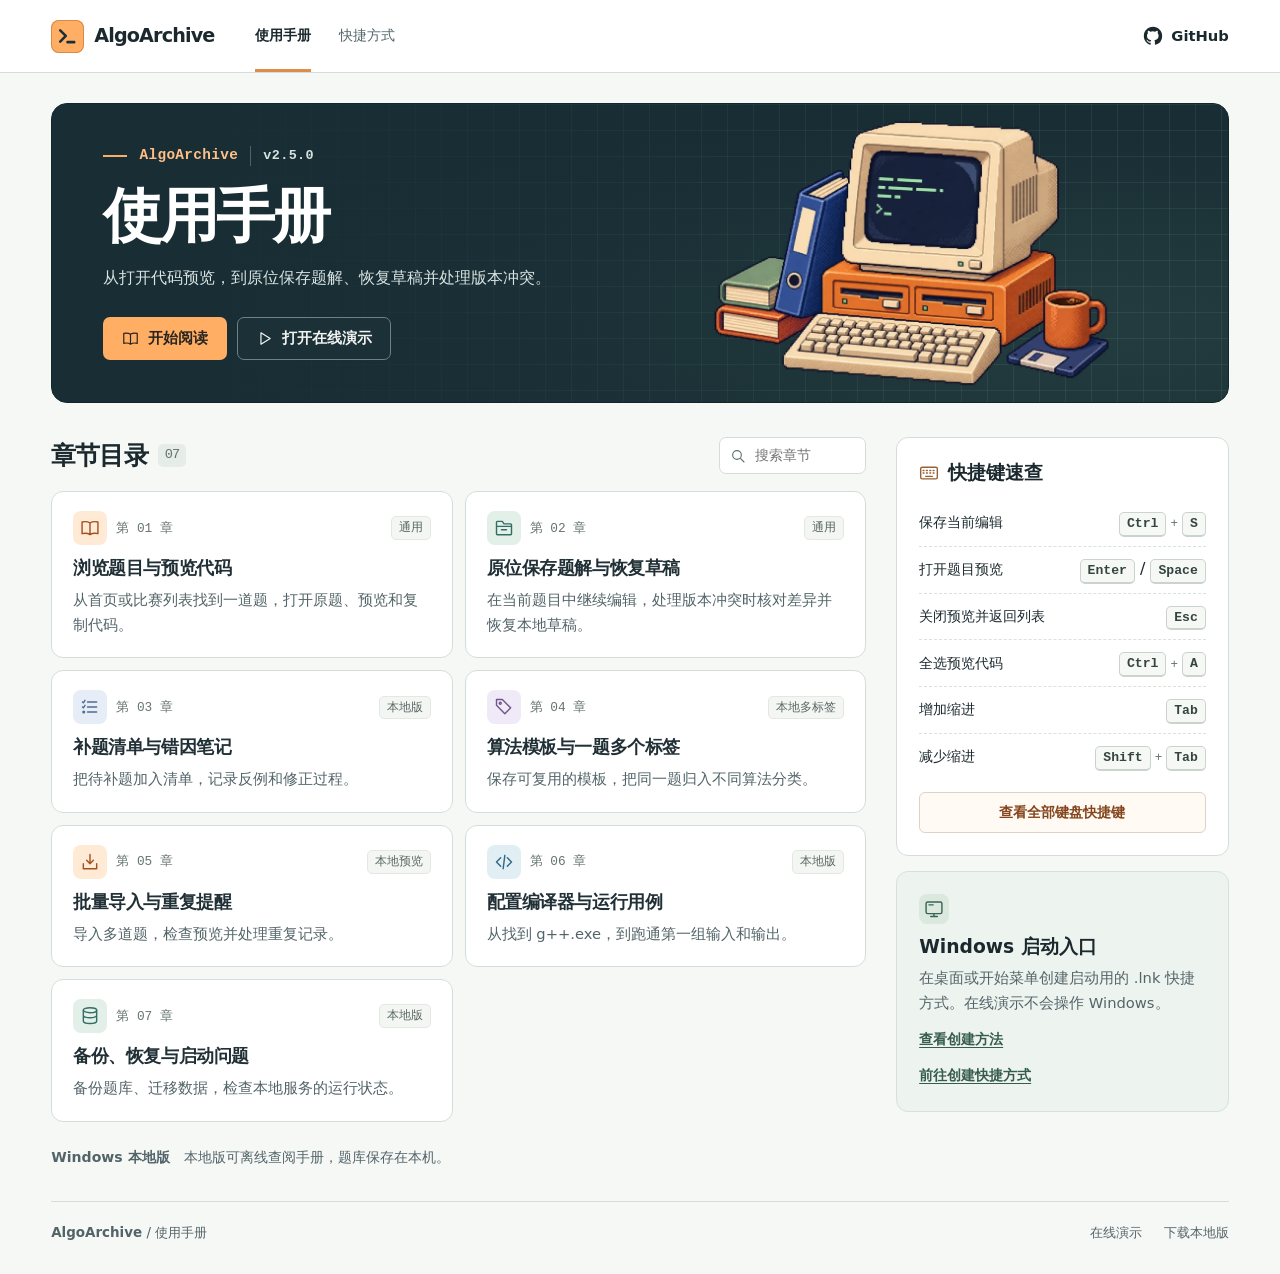
<file: web/manual.html>
<!doctype html>
<html lang="zh-CN">
<head>
  <meta charset="utf-8">
  <meta name="viewport" content="width=device-width, initial-scale=1">
  <title>目录 · AlgoArchive 使用手册</title>
  <link rel="icon" href="favicon-32.png">
  <link rel="stylesheet" href="manual.css?v=handbook-2.5.0">
</head>
<body>
<a class="skip" href="#main">跳到正文</a>
<header class="topbar"><div class="shell bar-inner">
  <a class="brand" href="manual.html"><span class="brand-mark"><svg class="icon" aria-hidden="true" width="20" height="20" viewBox="0 0 24 24" fill="none" stroke="currentColor" stroke-width="1.7" stroke-linejoin="round" stroke-linecap="round"><path d="m5.5 6.5 5 5-5 5M12 17h6"/></svg></span>AlgoArchive</a>
  <nav class="topnav" aria-label="手册导航">
    <a href="manual.html" aria-current="page">使用手册</a>
    <a href="shortcuts.html">快捷方式</a>
  </nav>
  <a class="repo" href="https://github.com/Aqiw-source/AlgoArchive" target="_blank" rel="noopener noreferrer" aria-label="在 GitHub 查看 AlgoArchive 源码"><svg class="icon" aria-hidden="true" width="20" height="20" viewBox="0 0 24 24" fill="none" stroke="currentColor" stroke-width="1.7" stroke-linejoin="round" stroke-linecap="round"><path fill="currentColor" stroke="none" d="M12 1C5.9 1 1 5.9 1 12c0 4.9 3.2 9.1 7.5 10.5.5.1.7-.2.7-.5v-2c-3.1.7-3.7-1.3-3.7-1.3-.5-1.2-1.2-1.5-1.2-1.5-1-.7.1-.7.1-.7 1.1.1 1.6 1.1 1.6 1.1 1 1.6 2.5 1.1 3.2.9.1-.7.4-1.2.7-1.5-2.5-.3-5.1-1.2-5.1-5.5 0-1.2.4-2.2 1.1-2.9-.1-.3-.5-1.4.1-2.9 0 0 .9-.3 3 1.1a10.6 10.6 0 0 1 5.5 0c2.1-1.4 3-1.1 3-1.1.6 1.5.2 2.6.1 2.9.7.7 1.1 1.7 1.1 2.9 0 4.3-2.6 5.2-5.1 5.5.4.3.7 1 .7 2v3c0 .3.2.6.8.5A11 11 0 0 0 23 12c0-6.1-4.9-11-11-11Z"/></svg><span>GitHub</span></a>
</div></header>
<main id="main" class="shell home">
  <section class="masthead" aria-labelledby="manual-title">
    <div class="hero-copy">
      <p class="version"><span>AlgoArchive</span><span>v2.5.0</span></p>
      <h1 id="manual-title">使用手册</h1>
      <p class="hero-desc" data-demo-intro>从打开代码预览，到原位保存题解、恢复草稿并处理版本冲突。</p>
      <div class="actions"><a class="button primary" href="guide/browse.html"><svg class="icon" aria-hidden="true" width="20" height="20" viewBox="0 0 24 24" fill="none" stroke="currentColor" stroke-width="1.7" stroke-linejoin="round" stroke-linecap="round"><path d="M12 6C9 4 6 4 2.5 4.8v14C6 18 9 18 12 20c3-2 6-2 9.5-1.2v-14C18 4 15 4 12 6Zm0 0v14"/></svg>开始阅读</a>
        <a class="button secondary" href="https://aqiw-source.github.io/AlgoArchive/" target="_blank" rel="noopener noreferrer"><svg class="icon" aria-hidden="true" width="20" height="20" viewBox="0 0 24 24" fill="none" stroke="currentColor" stroke-width="1.7" stroke-linejoin="round" stroke-linecap="round"><path d="m7 4 13 8-13 8z"/></svg>打开在线演示</a></div>
    </div>
    <div class="art"><img src="guide/media/manual-computer.webp" alt="" width="600" height="400" fetchpriority="high"></div>
  </section>
  <div class="home-grid"><section class="chapters" aria-labelledby="chapters-title">
    <div class="section-head"><h2 id="chapters-title">章节目录 <span class="count">07</span></h2>
      <label class="search" hidden><svg class="icon" aria-hidden="true" width="20" height="20" viewBox="0 0 24 24" fill="none" stroke="currentColor" stroke-width="1.7" stroke-linejoin="round" stroke-linecap="round"><circle cx="10.5" cy="10.5" r="6.5"/><path d="m16 16 5 5"/></svg><input type="search" id="chapter-search" aria-label="搜索章节" placeholder="搜索章节"></label></div>
    <nav class="cards" aria-label="手册目录">
<a class="chapter-card" href="guide/browse.html">
  <div class="card-meta"><span class="tile tint-1"><svg class="icon" aria-hidden="true" width="20" height="20" viewBox="0 0 24 24" fill="none" stroke="currentColor" stroke-width="1.7" stroke-linejoin="round" stroke-linecap="round"><path d="M12 6C9 4 6 4 2.5 4.8v14C6 18 9 18 12 20c3-2 6-2 9.5-1.2v-14C18 4 15 4 12 6Zm0 0v14"/></svg></span><span class="chapter-no">第 01 章</span><span class="mode">通用</span></div>
  <h3>浏览题目与预览代码</h3><p>从首页或比赛列表找到一道题，打开原题、预览和复制代码。</p>
</a>
<a class="chapter-card" href="guide/archive.html">
  <div class="card-meta"><span class="tile tint-2"><svg class="icon" aria-hidden="true" width="20" height="20" viewBox="0 0 24 24" fill="none" stroke="currentColor" stroke-width="1.7" stroke-linejoin="round" stroke-linecap="round"><path d="M3 7V5a1 1 0 0 1 1-1h6l2 3h8a1 1 0 0 1 1 1v11a1 1 0 0 1-1 1H4a1 1 0 0 1-1-1Zm0 3h18"/><path d="M9 14h6"/></svg></span><span class="chapter-no">第 02 章</span><span class="mode">通用</span></div>
  <h3>原位保存题解与恢复草稿</h3><p>在当前题目中继续编辑，处理版本冲突时核对差异并恢复本地草稿。</p>
</a>
<a class="chapter-card" href="guide/review.html">
  <div class="card-meta"><span class="tile tint-3"><svg class="icon" aria-hidden="true" width="20" height="20" viewBox="0 0 24 24" fill="none" stroke="currentColor" stroke-width="1.7" stroke-linejoin="round" stroke-linecap="round"><path d="M9 6h11M9 12h11M9 18h11m-17-12 1 1 2-3m-3 8 1 1 2-3"/><circle cx="4.5" cy="18" r="1"/></svg></span><span class="chapter-no">第 03 章</span><span class="mode">本地版</span></div>
  <h3>补题清单与错因笔记</h3><p>把待补题加入清单，记录反例和修正过程。</p>
</a>
<a class="chapter-card" href="guide/tags.html">
  <div class="card-meta"><span class="tile tint-4"><svg class="icon" aria-hidden="true" width="20" height="20" viewBox="0 0 24 24" fill="none" stroke="currentColor" stroke-width="1.7" stroke-linejoin="round" stroke-linecap="round"><path d="M3 3h7l10 10-7 7L3 10z"/><circle cx="7.5" cy="7.5" r="1.2"/></svg></span><span class="chapter-no">第 04 章</span><span class="mode">本地多标签</span></div>
  <h3>算法模板与一题多个标签</h3><p>保存可复用的模板，把同一题归入不同算法分类。</p>
</a>
<a class="chapter-card" href="guide/import.html">
  <div class="card-meta"><span class="tile tint-5"><svg class="icon" aria-hidden="true" width="20" height="20" viewBox="0 0 24 24" fill="none" stroke="currentColor" stroke-width="1.7" stroke-linejoin="round" stroke-linecap="round"><path d="M12 3v11m-4-4 4 4 4-4M4 14v6h16v-6"/></svg></span><span class="chapter-no">第 05 章</span><span class="mode">本地预览</span></div>
  <h3>批量导入与重复提醒</h3><p>导入多道题，检查预览并处理重复记录。</p>
</a>
<a class="chapter-card" href="guide/test.html">
  <div class="card-meta"><span class="tile tint-6"><svg class="icon" aria-hidden="true" width="20" height="20" viewBox="0 0 24 24" fill="none" stroke="currentColor" stroke-width="1.7" stroke-linejoin="round" stroke-linecap="round"><path d="m8 7-5 5 5 5m8-10 5 5-5 5m-3-13-2 16"/></svg></span><span class="chapter-no">第 06 章</span><span class="mode">本地版</span></div>
  <h3>配置编译器与运行用例</h3><p>从找到 g++.exe，到跑通第一组输入和输出。</p>
</a>
<a class="chapter-card" href="guide/backup.html">
  <div class="card-meta"><span class="tile tint-7"><svg class="icon" aria-hidden="true" width="20" height="20" viewBox="0 0 24 24" fill="none" stroke="currentColor" stroke-width="1.7" stroke-linejoin="round" stroke-linecap="round"><ellipse cx="12" cy="5" rx="8" ry="3"/><path d="M4 5v13c0 4 16 4 16 0V5M4 11c0 4 16 4 16 0"/></svg></span><span class="chapter-no">第 07 章</span><span class="mode">本地版</span></div>
  <h3>备份、恢复与启动问题</h3><p>备份题库、迁移数据，检查本地服务的运行状态。</p>
</a>
    </nav>
    <p id="no-results" class="empty" hidden>没有找到相关章节。试试「代码」「导入」或「备份」。</p><span id="result-count" class="sr-only" role="status"></span>
  </section>
  <aside class="rail" aria-label="快捷操作">
    <section class="quick-panel"><h2><svg class="icon" aria-hidden="true" width="20" height="20" viewBox="0 0 24 24" fill="none" stroke="currentColor" stroke-width="1.7" stroke-linejoin="round" stroke-linecap="round"><rect x="2" y="5" width="20" height="14" rx="2"/><path d="M5 9h1m3 0h1m3 0h1m3 0h1M5 12h1m3 0h1m3 0h1m3 0h1m-10 4h8"/></svg>快捷键速查</h2>
      <dl class="quick-list"><div><dt>保存当前编辑</dt><dd><span class="chord"><kbd>Ctrl</kbd><span class="plus">+</span><kbd>S</kbd></span></dd></div><div><dt>打开题目预览</dt><dd><span class="chord"><kbd>Enter</kbd></span> / <span class="chord"><kbd>Space</kbd></span></dd></div><div><dt>关闭预览并返回列表</dt><dd><span class="chord"><kbd>Esc</kbd></span></dd></div><div><dt>全选预览代码</dt><dd><span class="chord"><kbd>Ctrl</kbd><span class="plus">+</span><kbd>A</kbd></span></dd></div><div><dt>增加缩进</dt><dd><span class="chord"><kbd>Tab</kbd></span></dd></div><div><dt>减少缩进</dt><dd><span class="chord"><kbd>Shift</kbd><span class="plus">+</span><kbd>Tab</kbd></span></dd></div></dl>
      <a class="panel-link" href="shortcuts.html#editor">查看全部键盘快捷键</a>
    </section>
    <section class="launch-panel"><span class="launch-icon"><svg class="icon" aria-hidden="true" width="20" height="20" viewBox="0 0 24 24" fill="none" stroke="currentColor" stroke-width="1.7" stroke-linejoin="round" stroke-linecap="round"><rect x="2.5" y="3.5" width="19" height="14" rx="2"/><path d="M8 21h8m-4-3v3M6 7h5"/></svg></span><h2>Windows 启动入口</h2><p>在桌面或开始菜单创建启动用的 .lnk 快捷方式。在线演示不会操作 Windows。</p><a class="text-link" href="shortcuts.html#windows">查看创建方法</a><br><a class="text-link" data-settings-link href="./index.html#settings/about?focus=shortcuts">前往创建快捷方式</a><span class="settings-link-fallback" hidden tabindex="-1">此手册如果以 file:// 单独打开，直达设置的链接不能连接本地服务。请先从完整程序目录启动 AlgoArchive.exe，再用服务地址打开手册；也可在程序目录的 PowerShell 运行 <code>.\AlgoArchive.exe --create-shortcut</code> 创建桌面和开始菜单入口。</span></section>
  </aside></div>
  <div class="edition-note"><b>Windows 本地版</b><span>本地版可离线查阅手册，题库保存在本机。</span></div>
</main>
<script src="manual.js?v=handbook-2.5.0" defer></script>
<footer class="shell footer"><span><b>AlgoArchive</b> / 使用手册</span><a href="https://aqiw-source.github.io/AlgoArchive/" target="_blank" rel="noopener noreferrer">在线演示</a><a href="https://github.com/Aqiw-source/AlgoArchive/releases/latest" target="_blank" rel="noopener noreferrer">下载本地版</a></footer>
</body></html>
</file>
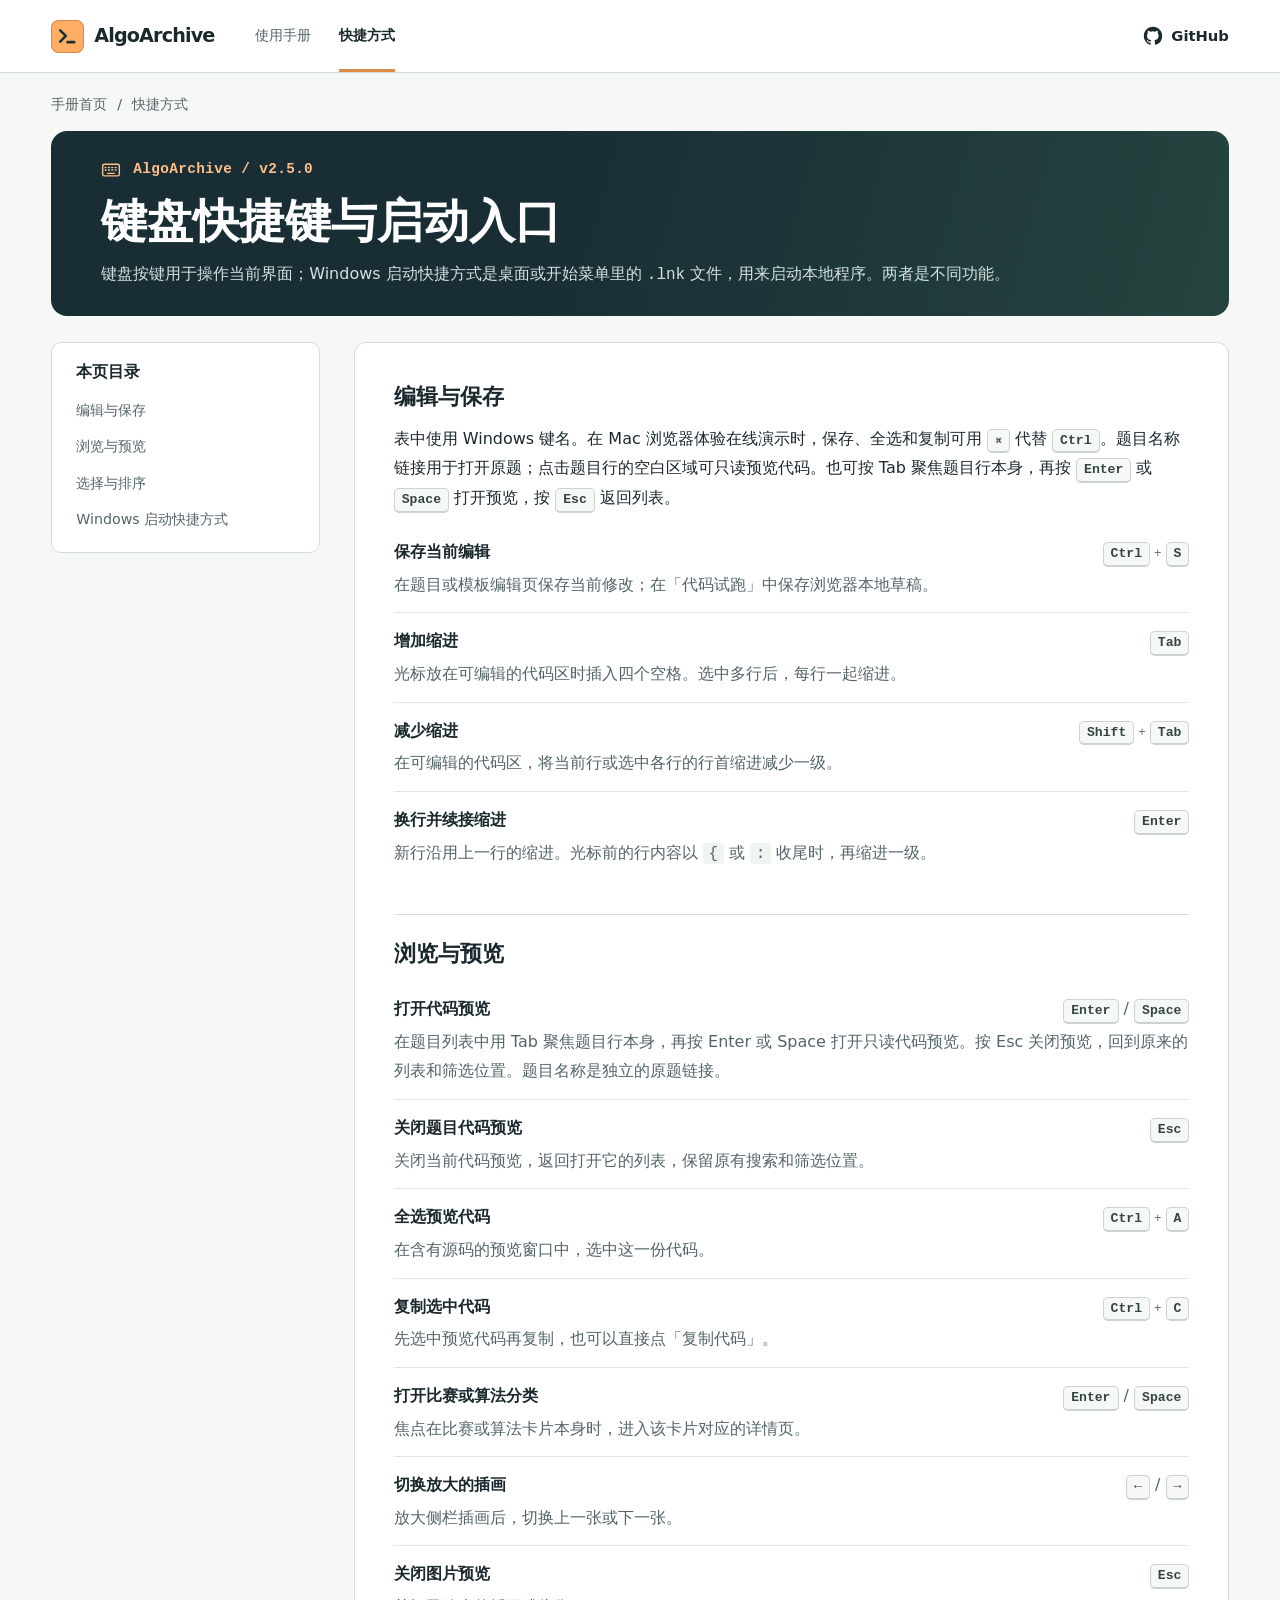
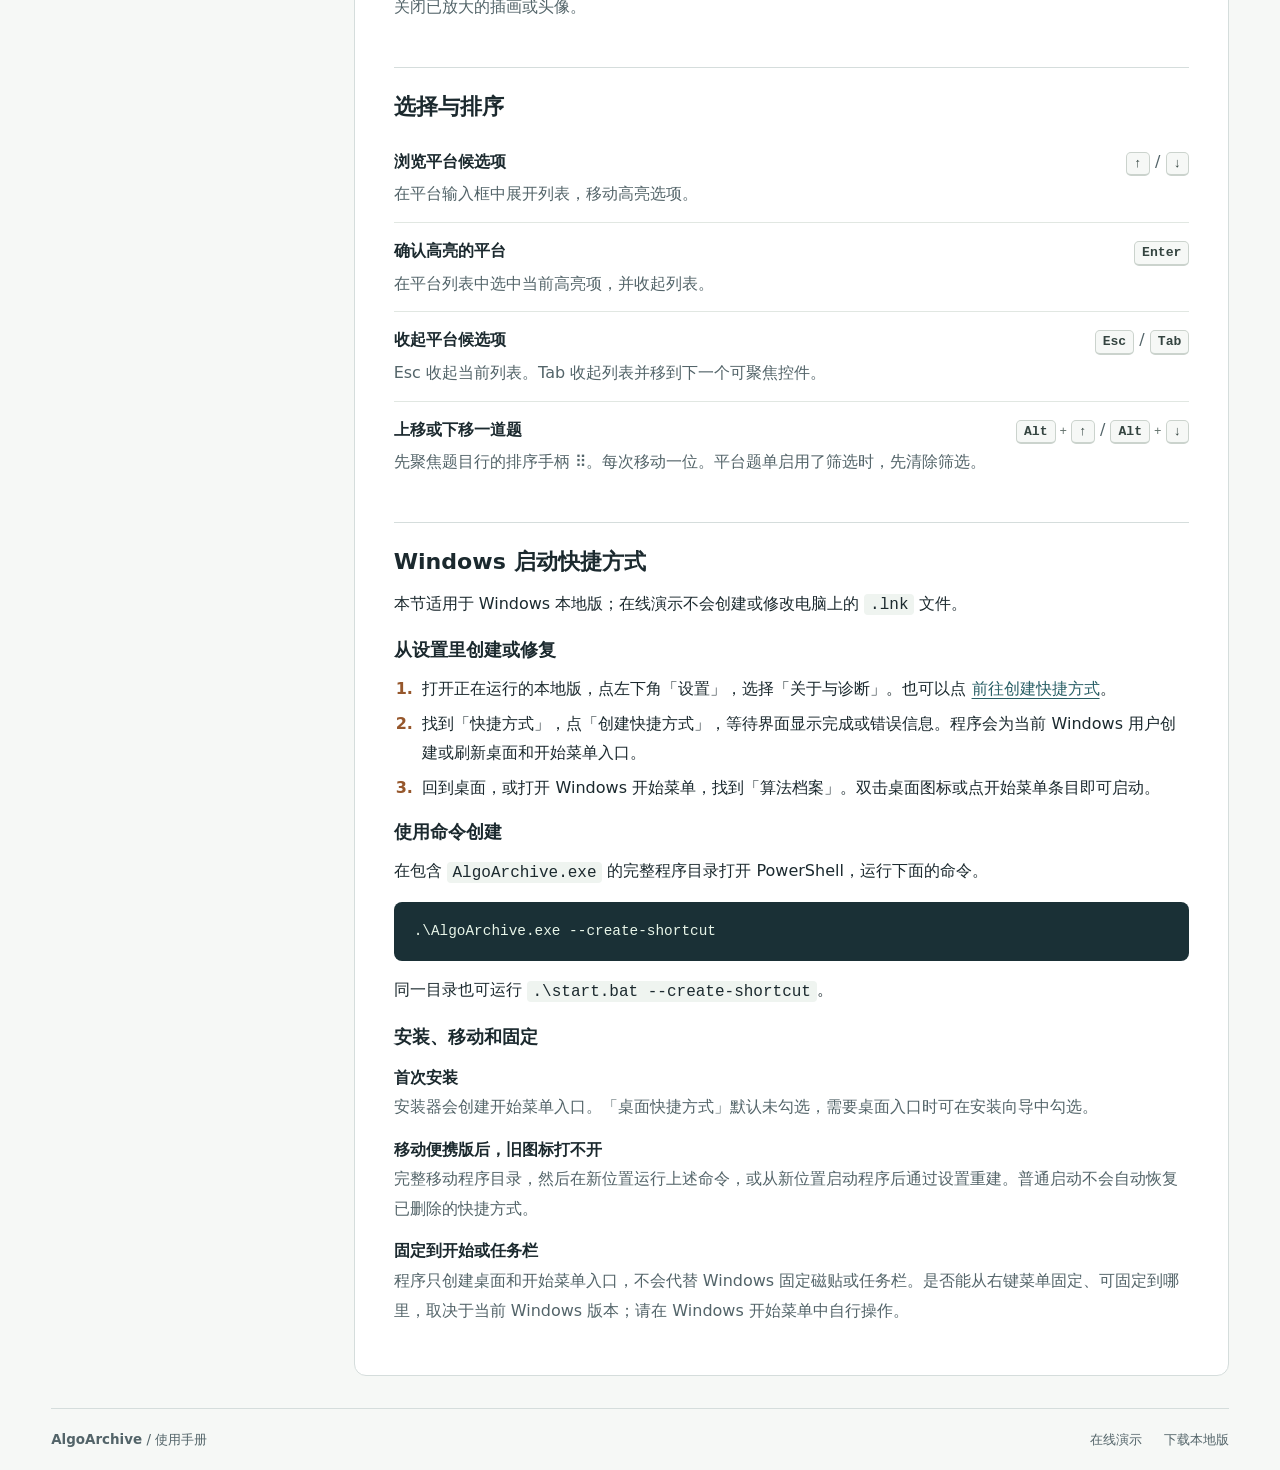
<file: web/shortcuts.html>
<!doctype html>
<html lang="zh-CN">
<head>
  <meta charset="utf-8">
  <meta name="viewport" content="width=device-width, initial-scale=1">
  <title>快捷方式 · AlgoArchive 使用手册</title>
  <link rel="icon" href="favicon-32.png">
  <link rel="stylesheet" href="manual.css?v=handbook-2.5.0">
</head>
<body>
<a class="skip" href="#main">跳到正文</a>
<header class="topbar"><div class="shell bar-inner">
  <a class="brand" href="manual.html"><span class="brand-mark"><svg class="icon" aria-hidden="true" width="20" height="20" viewBox="0 0 24 24" fill="none" stroke="currentColor" stroke-width="1.7" stroke-linejoin="round" stroke-linecap="round"><path d="m5.5 6.5 5 5-5 5M12 17h6"/></svg></span>AlgoArchive</a>
  <nav class="topnav" aria-label="手册导航">
    <a href="manual.html">使用手册</a>
    <a href="shortcuts.html" aria-current="page">快捷方式</a>
  </nav>
  <a class="repo" href="https://github.com/Aqiw-source/AlgoArchive" target="_blank" rel="noopener noreferrer" aria-label="在 GitHub 查看 AlgoArchive 源码"><svg class="icon" aria-hidden="true" width="20" height="20" viewBox="0 0 24 24" fill="none" stroke="currentColor" stroke-width="1.7" stroke-linejoin="round" stroke-linecap="round"><path fill="currentColor" stroke="none" d="M12 1C5.9 1 1 5.9 1 12c0 4.9 3.2 9.1 7.5 10.5.5.1.7-.2.7-.5v-2c-3.1.7-3.7-1.3-3.7-1.3-.5-1.2-1.2-1.5-1.2-1.5-1-.7.1-.7.1-.7 1.1.1 1.6 1.1 1.6 1.1 1 1.6 2.5 1.1 3.2.9.1-.7.4-1.2.7-1.5-2.5-.3-5.1-1.2-5.1-5.5 0-1.2.4-2.2 1.1-2.9-.1-.3-.5-1.4.1-2.9 0 0 .9-.3 3 1.1a10.6 10.6 0 0 1 5.5 0c2.1-1.4 3-1.1 3-1.1.6 1.5.2 2.6.1 2.9.7.7 1.1 1.7 1.1 2.9 0 4.3-2.6 5.2-5.1 5.5.4.3.7 1 .7 2v3c0 .3.2.6.8.5A11 11 0 0 0 23 12c0-6.1-4.9-11-11-11Z"/></svg><span>GitHub</span></a>
</div></header><main id="main" class="shell doc"><div class="breadcrumbs"><a href="manual.html">手册首页</a><span aria-hidden="true">/</span><span>快捷方式</span></div><section class="doc-hero"><div class="section-sign"><svg class="icon" aria-hidden="true" width="20" height="20" viewBox="0 0 24 24" fill="none" stroke="currentColor" stroke-width="1.7" stroke-linejoin="round" stroke-linecap="round"><rect x="2" y="5" width="20" height="14" rx="2"/><path d="M5 9h1m3 0h1m3 0h1m3 0h1M5 12h1m3 0h1m3 0h1m3 0h1m-10 4h8"/></svg><span>AlgoArchive / v2.5.0</span></div><h1>键盘快捷键与启动入口</h1><p>键盘按键用于操作当前界面；Windows 启动快捷方式是桌面或开始菜单里的 <code>.lnk</code> 文件，用来启动本地程序。两者是不同功能。</p></section><div class="reading"><div class="toc"><nav class="chapter-index" aria-label="本章导航"><strong>本页目录</strong><a href="#editor">编辑与保存</a><a href="#browse">浏览与预览</a><a href="#lists">选择与排序</a><a href="#windows">Windows 启动快捷方式</a></nav></div><article class="article reference"><section aria-labelledby="editor"><h2 id="editor">编辑与保存</h2><p>表中使用 Windows 键名。在 Mac 浏览器体验在线演示时，保存、全选和复制可用 <kbd>⌘</kbd> 代替 <kbd>Ctrl</kbd>。题目名称链接用于打开原题；点击题目行的空白区域可只读预览代码。也可按 Tab 聚焦题目行本身，再按 <kbd>Enter</kbd> 或 <kbd>Space</kbd> 打开预览，按 <kbd>Esc</kbd> 返回列表。</p><dl class="key-list"><div><dt>保存当前编辑</dt><dd class="binding"><span class="chord"><kbd>Ctrl</kbd><span class="plus">+</span><kbd>S</kbd></span></dd><dd class="key-detail">在题目或模板编辑页保存当前修改；在「代码试跑」中保存浏览器本地草稿。</dd></div><div><dt>增加缩进</dt><dd class="binding"><span class="chord"><kbd>Tab</kbd></span></dd><dd class="key-detail">光标放在可编辑的代码区时插入四个空格。选中多行后，每行一起缩进。</dd></div><div><dt>减少缩进</dt><dd class="binding"><span class="chord"><kbd>Shift</kbd><span class="plus">+</span><kbd>Tab</kbd></span></dd><dd class="key-detail">在可编辑的代码区，将当前行或选中各行的行首缩进减少一级。</dd></div><div><dt>换行并续接缩进</dt><dd class="binding"><span class="chord"><kbd>Enter</kbd></span></dd><dd class="key-detail">新行沿用上一行的缩进。光标前的行内容以 <code>{</code> 或 <code>:</code> 收尾时，再缩进一级。</dd></div></dl></section><section aria-labelledby="browse"><h2 id="browse">浏览与预览</h2><dl class="key-list"><div><dt>打开代码预览</dt><dd class="binding"><span class="chord"><kbd>Enter</kbd></span> / <span class="chord"><kbd>Space</kbd></span></dd><dd class="key-detail">在题目列表中用 Tab 聚焦题目行本身，再按 Enter 或 Space 打开只读代码预览。按 Esc 关闭预览，回到原来的列表和筛选位置。题目名称是独立的原题链接。</dd></div><div><dt>关闭题目代码预览</dt><dd class="binding"><span class="chord"><kbd>Esc</kbd></span></dd><dd class="key-detail">关闭当前代码预览，返回打开它的列表，保留原有搜索和筛选位置。</dd></div><div><dt>全选预览代码</dt><dd class="binding"><span class="chord"><kbd>Ctrl</kbd><span class="plus">+</span><kbd>A</kbd></span></dd><dd class="key-detail">在含有源码的预览窗口中，选中这一份代码。</dd></div><div><dt>复制选中代码</dt><dd class="binding"><span class="chord"><kbd>Ctrl</kbd><span class="plus">+</span><kbd>C</kbd></span></dd><dd class="key-detail">先选中预览代码再复制，也可以直接点「复制代码」。</dd></div><div><dt>打开比赛或算法分类</dt><dd class="binding"><span class="chord"><kbd>Enter</kbd></span> / <span class="chord"><kbd>Space</kbd></span></dd><dd class="key-detail">焦点在比赛或算法卡片本身时，进入该卡片对应的详情页。</dd></div><div><dt>切换放大的插画</dt><dd class="binding"><span class="chord"><kbd>←</kbd></span> / <span class="chord"><kbd>→</kbd></span></dd><dd class="key-detail">放大侧栏插画后，切换上一张或下一张。</dd></div><div><dt>关闭图片预览</dt><dd class="binding"><span class="chord"><kbd>Esc</kbd></span></dd><dd class="key-detail">关闭已放大的插画或头像。</dd></div></dl></section><section aria-labelledby="lists"><h2 id="lists">选择与排序</h2><dl class="key-list"><div><dt>浏览平台候选项</dt><dd class="binding"><span class="chord"><kbd>↑</kbd></span> / <span class="chord"><kbd>↓</kbd></span></dd><dd class="key-detail">在平台输入框中展开列表，移动高亮选项。</dd></div><div><dt>确认高亮的平台</dt><dd class="binding"><span class="chord"><kbd>Enter</kbd></span></dd><dd class="key-detail">在平台列表中选中当前高亮项，并收起列表。</dd></div><div><dt>收起平台候选项</dt><dd class="binding"><span class="chord"><kbd>Esc</kbd></span> / <span class="chord"><kbd>Tab</kbd></span></dd><dd class="key-detail">Esc 收起当前列表。Tab 收起列表并移到下一个可聚焦控件。</dd></div><div><dt>上移或下移一道题</dt><dd class="binding"><span class="chord"><kbd>Alt</kbd><span class="plus">+</span><kbd>↑</kbd></span> / <span class="chord"><kbd>Alt</kbd><span class="plus">+</span><kbd>↓</kbd></span></dd><dd class="key-detail">先聚焦题目行的排序手柄 ⠿。每次移动一位。平台题单启用了筛选时，先清除筛选。</dd></div></dl></section><section aria-labelledby="windows"><h2 id="windows">Windows 启动快捷方式</h2>
<p>本节适用于 Windows 本地版；在线演示不会创建或修改电脑上的 <code>.lnk</code> 文件。</p>
<h3>从设置里创建或修复</h3>
<ol><li>打开正在运行的本地版，点左下角「设置」，选择「关于与诊断」。也可以点 <a data-settings-link href="./index.html#settings/about?focus=shortcuts">前往创建快捷方式</a>。<span class="settings-link-fallback" hidden tabindex="-1">若此页面通过 file:// 单独打开，先从完整程序目录双击 AlgoArchive.exe；也可在程序目录的 PowerShell 运行 <code>.\AlgoArchive.exe --create-shortcut</code> 创建桌面和开始菜单入口。</span></li>
<li>找到「快捷方式」，点「创建快捷方式」，等待界面显示完成或错误信息。程序会为当前 Windows 用户创建或刷新桌面和开始菜单入口。</li>
<li>回到桌面，或打开 Windows 开始菜单，找到「算法档案」。双击桌面图标或点开始菜单条目即可启动。</li></ol>
<h3>使用命令创建</h3><p>在包含 <code>AlgoArchive.exe</code> 的完整程序目录打开 PowerShell，运行下面的命令。</p>
<pre><code>.&#92;AlgoArchive.exe --create-shortcut</code></pre>
<p>同一目录也可运行 <code>.&#92;start.bat --create-shortcut</code>。</p>
<h3>安装、移动和固定</h3><dl><dt>首次安装</dt><dd>安装器会创建开始菜单入口。「桌面快捷方式」默认未勾选，需要桌面入口时可在安装向导中勾选。</dd>
<dt>移动便携版后，旧图标打不开</dt><dd>完整移动程序目录，然后在新位置运行上述命令，或从新位置启动程序后通过设置重建。普通启动不会自动恢复已删除的快捷方式。</dd>
<dt>固定到开始或任务栏</dt><dd>程序只创建桌面和开始菜单入口，不会代替 Windows 固定磁贴或任务栏。是否能从右键菜单固定、可固定到哪里，取决于当前 Windows 版本；请在 Windows 开始菜单中自行操作。</dd></dl>
</section></article></div></main><footer class="shell footer"><span><b>AlgoArchive</b> / 使用手册</span><a href="https://aqiw-source.github.io/AlgoArchive/" target="_blank" rel="noopener noreferrer">在线演示</a><a href="https://github.com/Aqiw-source/AlgoArchive/releases/latest" target="_blank" rel="noopener noreferrer">下载本地版</a></footer>
<script src="manual.js?v=handbook-2.5.0" defer></script></body></html>
</file>
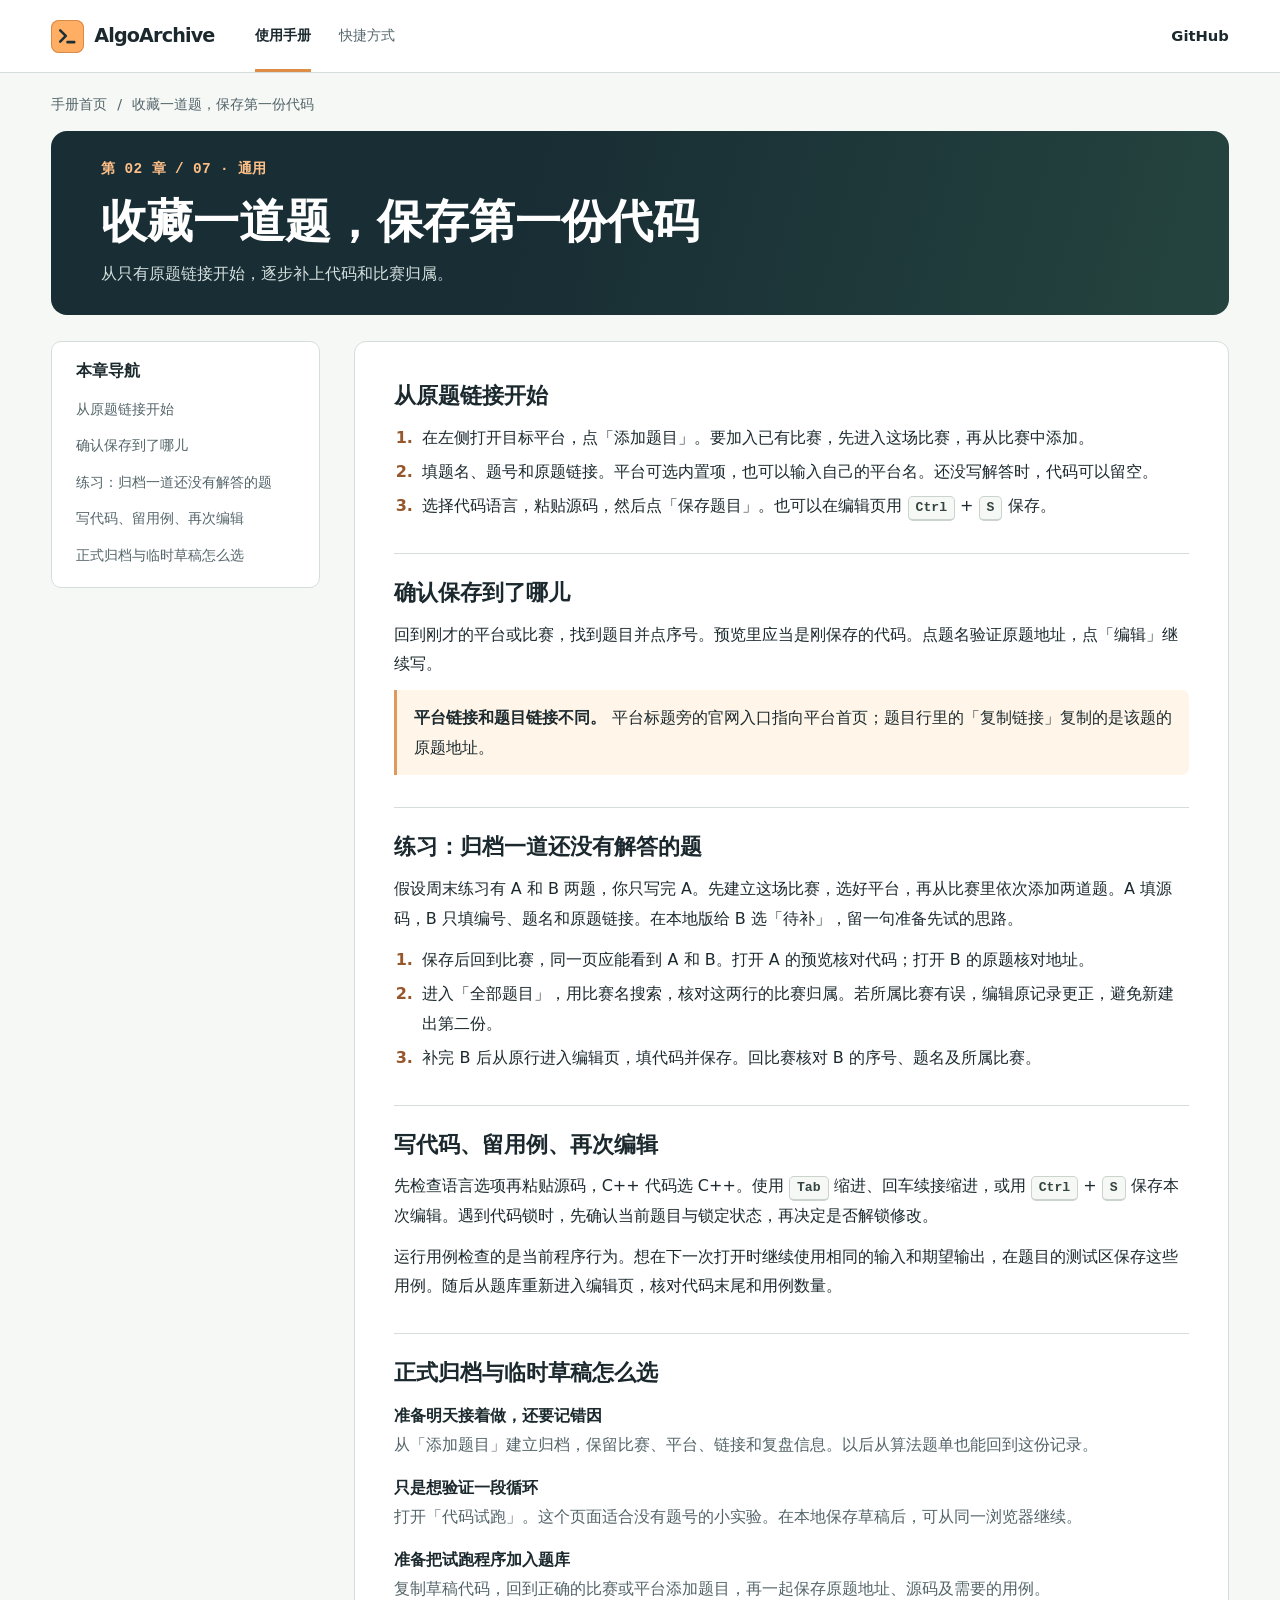
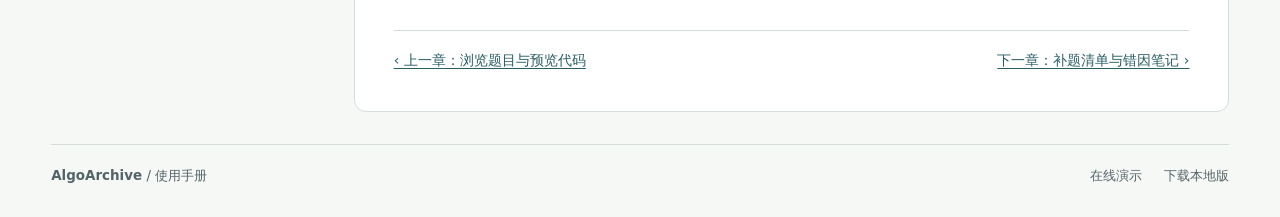
<file: web/guide/archive.html>
<!doctype html>
<html lang="zh-CN">
<head><meta charset="utf-8"><meta name="viewport" content="width=device-width, initial-scale=1">
<title>收藏一道题，保存第一份代码 · AlgoArchive 使用手册</title><link rel="icon" href="../favicon-32.png"><link rel="stylesheet" href="../manual.css?v=handbook-2.5.0"></head>
<body><a class="skip" href="#main">跳到正文</a><header class="topbar"><div class="shell bar-inner">
  <a class="brand" href="../manual.html"><span class="brand-mark"><svg class="icon" aria-hidden="true" width="20" height="20" viewBox="0 0 24 24" fill="none" stroke="currentColor" stroke-width="1.7" stroke-linejoin="round" stroke-linecap="round"><path d="m5.5 6.5 5 5-5 5M12 17h6"/></svg></span>AlgoArchive</a>
  <nav class="topnav" aria-label="手册导航"><a href="../manual.html" aria-current="page">使用手册</a><a href="../shortcuts.html">快捷方式</a></nav>
  <a class="repo" href="https://github.com/Aqiw-source/AlgoArchive" target="_blank" rel="noopener noreferrer" aria-label="在 GitHub 查看 AlgoArchive 源码">GitHub</a>
</div></header>
<main id="main" class="shell doc"><div class="breadcrumbs"><a href="../manual.html">手册首页</a><span aria-hidden="true">/</span><span>收藏一道题，保存第一份代码</span></div>
<section class="doc-hero"><div class="section-sign"><span>第 02 章 / 07 · 通用</span></div><h1>收藏一道题，保存第一份代码</h1><p>从只有原题链接开始，逐步补上代码和比赛归属。</p></section>
<div class="reading"><div class="toc"><nav class="chapter-index" aria-label="本章导航"><strong>本章导航</strong>
<a href="#topic-1">从原题链接开始</a>
<a href="#topic-2">确认保存到了哪儿</a>
<a href="#topic-3">练习：归档一道还没有解答的题</a>
<a href="#topic-4">写代码、留用例、再次编辑</a>
<a href="#topic-5">正式归档与临时草稿怎么选</a>
</nav></div><article class="article"><h2 id="topic-1">从原题链接开始</h2><ol><li>在左侧打开目标平台，点「添加题目」。要加入已有比赛，先进入这场比赛，再从比赛中添加。</li><li>填题名、题号和原题链接。平台可选内置项，也可以输入自己的平台名。还没写解答时，代码可以留空。</li><li>选择代码语言，粘贴源码，然后点「保存题目」。也可以在编辑页用 <kbd>Ctrl</kbd> + <kbd>S</kbd> 保存。</li></ol><h2 id="topic-2">确认保存到了哪儿</h2><p>回到刚才的平台或比赛，找到题目并点序号。预览里应当是刚保存的代码。点题名验证原题地址，点「编辑」继续写。</p><aside><b>平台链接和题目链接不同。</b>平台标题旁的官网入口指向平台首页；题目行里的「复制链接」复制的是该题的原题地址。</aside>
<h2 id="topic-3">练习：归档一道还没有解答的题</h2>
<p>假设周末练习有 A 和 B 两题，你只写完 A。先建立这场比赛，选好平台，再从比赛里依次添加两道题。A 填源码，B 只填编号、题名和原题链接。在本地版给 B 选「待补」，留一句准备先试的思路。</p><ol><li>保存后回到比赛，同一页应能看到 A 和 B。打开 A 的预览核对代码；打开 B 的原题核对地址。</li><li>进入「全部题目」，用比赛名搜索，核对这两行的比赛归属。若所属比赛有误，编辑原记录更正，避免新建出第二份。</li><li>补完 B 后从原行进入编辑页，填代码并保存。回比赛核对 B 的序号、题名及所属比赛。</li></ol>

<h2 id="topic-4">写代码、留用例、再次编辑</h2>
<p>先检查语言选项再粘贴源码，C++ 代码选 C++。使用 <kbd>Tab</kbd> 缩进、回车续接缩进，或用 <kbd>Ctrl</kbd> + <kbd>S</kbd> 保存本次编辑。遇到代码锁时，先确认当前题目与锁定状态，再决定是否解锁修改。</p><p>运行用例检查的是当前程序行为。想在下一次打开时继续使用相同的输入和期望输出，在题目的测试区保存这些用例。随后从题库重新进入编辑页，核对代码末尾和用例数量。</p>

<h2 id="topic-5">正式归档与临时草稿怎么选</h2>
<dl><dt>准备明天接着做，还要记错因</dt><dd>从「添加题目」建立归档，保留比赛、平台、链接和复盘信息。以后从算法题单也能回到这份记录。</dd><dt>只是想验证一段循环</dt><dd>打开「代码试跑」。这个页面适合没有题号的小实验。在本地保存草稿后，可从同一浏览器继续。</dd><dt>准备把试跑程序加入题库</dt><dd>复制草稿代码，回到正确的比赛或平台添加题目，再一起保存原题地址、源码及需要的用例。</dd></dl>
<nav class="pager" aria-label="章节导航"><a rel="prev" href="browse.html">‹ 上一章：浏览题目与预览代码</a><a rel="next" href="review.html">下一章：补题清单与错因笔记 ›</a></nav></article></div></main><footer class="shell footer"><span><b>AlgoArchive</b> / 使用手册</span><a href="https://aqiw-source.github.io/AlgoArchive/" target="_blank" rel="noopener noreferrer">在线演示</a><a href="https://github.com/Aqiw-source/AlgoArchive/releases/latest" target="_blank" rel="noopener noreferrer">下载本地版</a></footer><script src="../manual.js?v=handbook-2.5.0" defer></script></body></html>
</file>
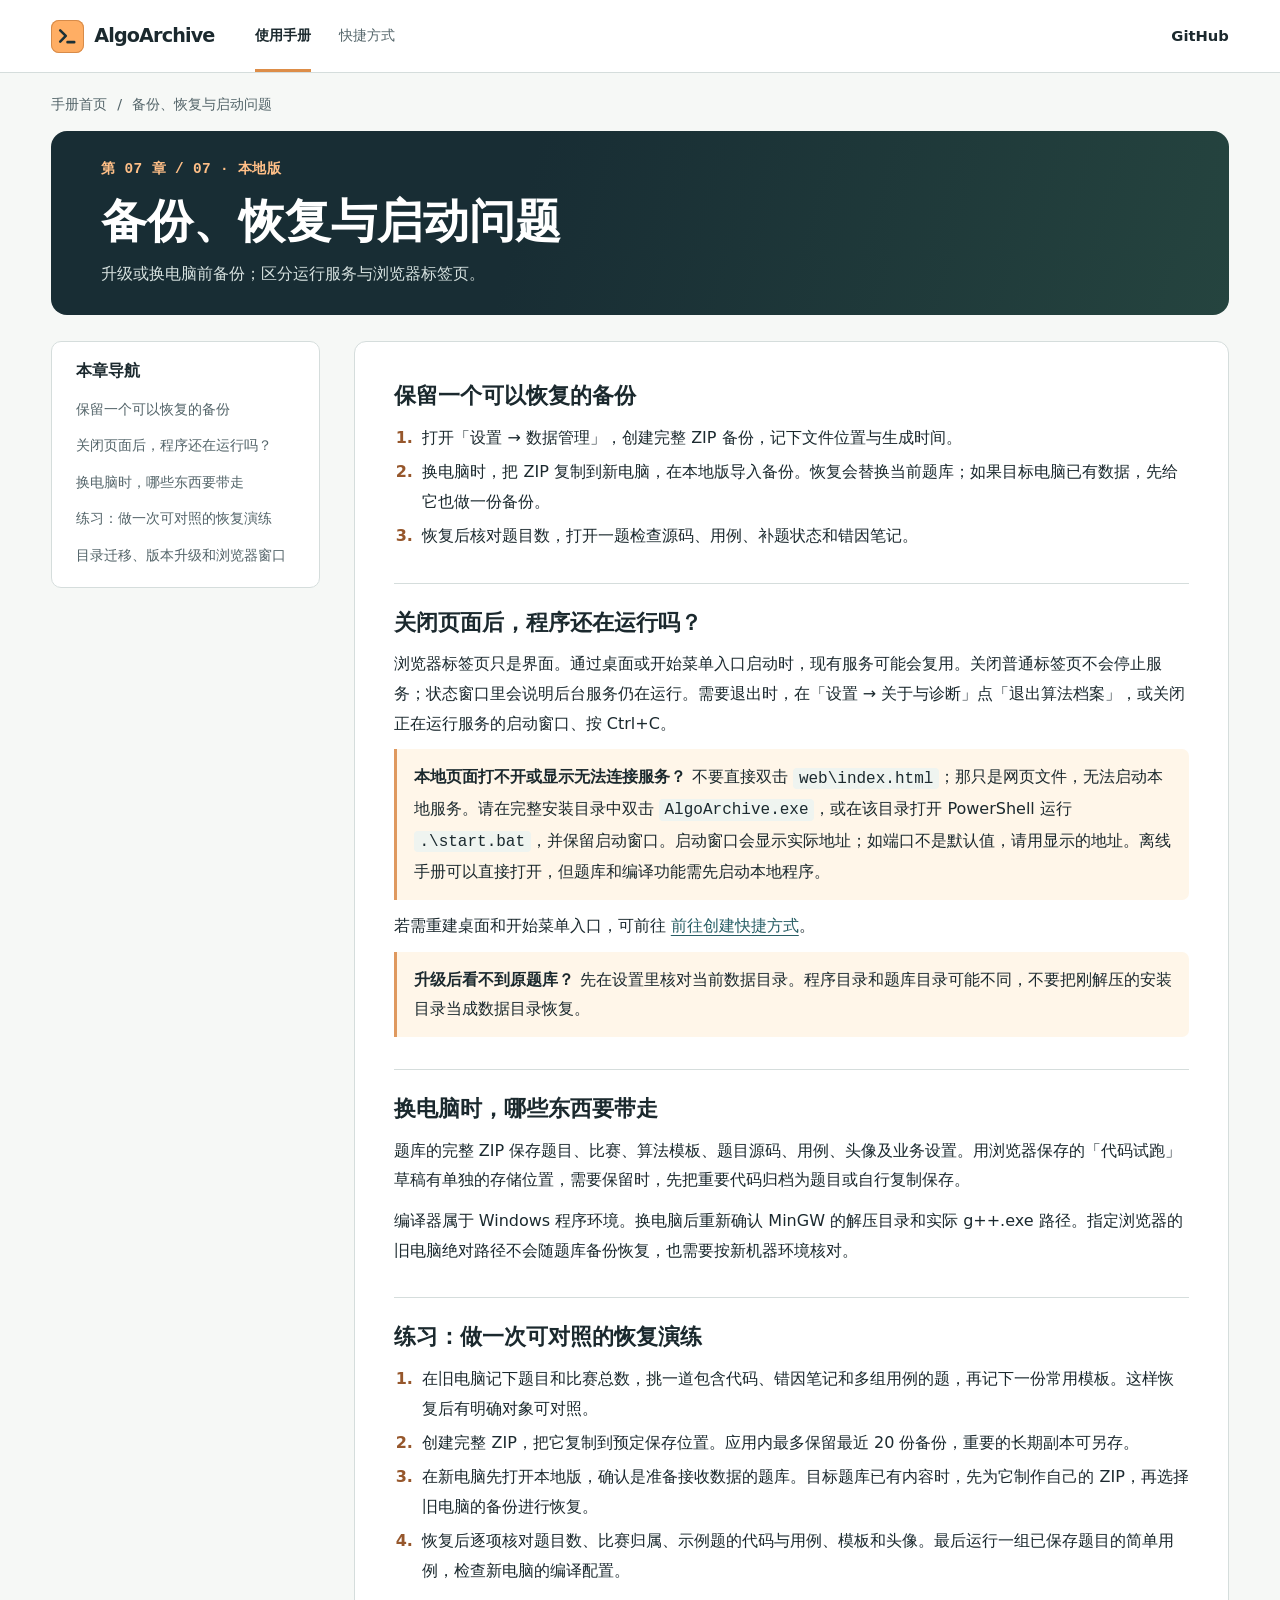
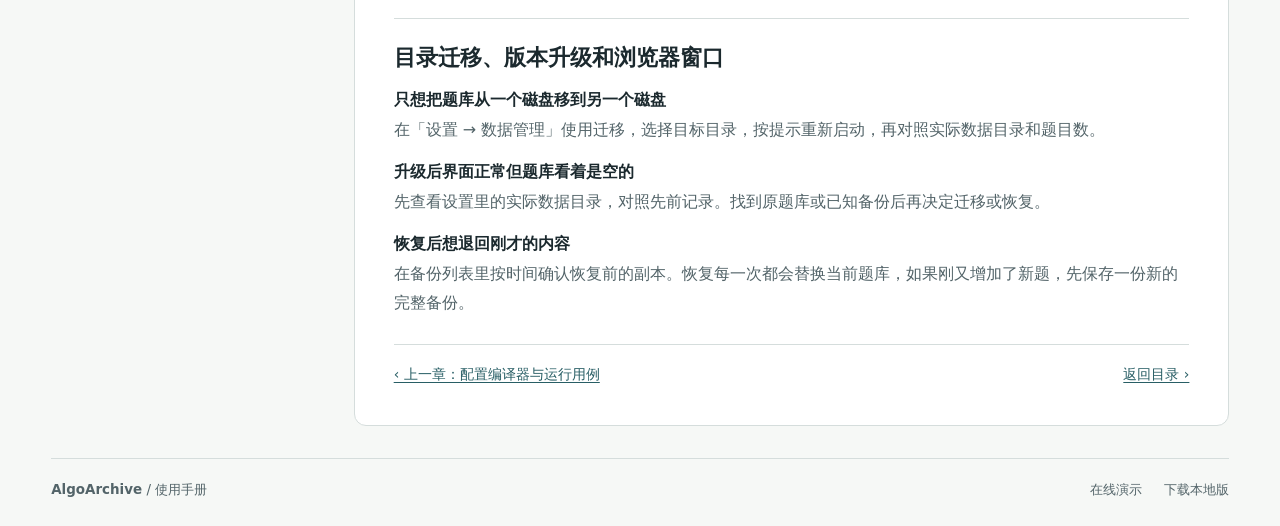
<file: web/guide/backup.html>
<!doctype html>
<html lang="zh-CN">
<head><meta charset="utf-8"><meta name="viewport" content="width=device-width, initial-scale=1">
<title>备份、恢复与启动问题 · AlgoArchive 使用手册</title><link rel="icon" href="../favicon-32.png"><link rel="stylesheet" href="../manual.css?v=handbook-2.5.0"></head>
<body><a class="skip" href="#main">跳到正文</a><header class="topbar"><div class="shell bar-inner">
  <a class="brand" href="../manual.html"><span class="brand-mark"><svg class="icon" aria-hidden="true" width="20" height="20" viewBox="0 0 24 24" fill="none" stroke="currentColor" stroke-width="1.7" stroke-linejoin="round" stroke-linecap="round"><path d="m5.5 6.5 5 5-5 5M12 17h6"/></svg></span>AlgoArchive</a>
  <nav class="topnav" aria-label="手册导航"><a href="../manual.html" aria-current="page">使用手册</a><a href="../shortcuts.html">快捷方式</a></nav>
  <a class="repo" href="https://github.com/Aqiw-source/AlgoArchive" target="_blank" rel="noopener noreferrer" aria-label="在 GitHub 查看 AlgoArchive 源码">GitHub</a>
</div></header>
<main id="main" class="shell doc"><div class="breadcrumbs"><a href="../manual.html">手册首页</a><span aria-hidden="true">/</span><span>备份、恢复与启动问题</span></div>
<section class="doc-hero"><div class="section-sign"><span>第 07 章 / 07 · 本地版</span></div><h1>备份、恢复与启动问题</h1><p>升级或换电脑前备份；区分运行服务与浏览器标签页。</p></section>
<div class="reading"><div class="toc"><nav class="chapter-index" aria-label="本章导航"><strong>本章导航</strong>
<a href="#topic-1">保留一个可以恢复的备份</a>
<a href="#topic-2">关闭页面后，程序还在运行吗？</a>
<a href="#topic-3">换电脑时，哪些东西要带走</a>
<a href="#topic-4">练习：做一次可对照的恢复演练</a>
<a href="#topic-5">目录迁移、版本升级和浏览器窗口</a>
</nav></div><article class="article"><h2 id="topic-1">保留一个可以恢复的备份</h2><ol><li>打开「设置 → 数据管理」，创建完整 ZIP 备份，记下文件位置与生成时间。</li><li>换电脑时，把 ZIP 复制到新电脑，在本地版导入备份。恢复会替换当前题库；如果目标电脑已有数据，先给它也做一份备份。</li><li>恢复后核对题目数，打开一题检查源码、用例、补题状态和错因笔记。</li></ol><h2 id="topic-2">关闭页面后，程序还在运行吗？</h2><p>浏览器标签页只是界面。通过桌面或开始菜单入口启动时，现有服务可能会复用。关闭普通标签页不会停止服务；状态窗口里会说明后台服务仍在运行。需要退出时，在「设置 → 关于与诊断」点「退出算法档案」，或关闭正在运行服务的启动窗口、按 Ctrl+C。</p><aside><b>本地页面打不开或显示无法连接服务？</b>不要直接双击 <code>web\index.html</code>；那只是网页文件，无法启动本地服务。请在完整安装目录中双击 <code>AlgoArchive.exe</code>，或在该目录打开 PowerShell 运行 <code>.\start.bat</code>，并保留启动窗口。启动窗口会显示实际地址；如端口不是默认值，请用显示的地址。离线手册可以直接打开，但题库和编译功能需先启动本地程序。</aside><p>若需重建桌面和开始菜单入口，可前往 <a data-settings-link href="../index.html#settings/about?focus=shortcuts">前往创建快捷方式</a>。<span class="settings-link-fallback" hidden tabindex="-1">若此页面通过 file:// 单独打开，先从完整程序目录双击 AlgoArchive.exe；也可在程序目录的 PowerShell 运行 <code>.\AlgoArchive.exe --create-shortcut</code> 创建桌面和开始菜单入口。</span></p><aside><b>升级后看不到原题库？</b>先在设置里核对当前数据目录。程序目录和题库目录可能不同，不要把刚解压的安装目录当成数据目录恢复。</aside>
<h2 id="topic-3">换电脑时，哪些东西要带走</h2>
<p>题库的完整 ZIP 保存题目、比赛、算法模板、题目源码、用例、头像及业务设置。用浏览器保存的「代码试跑」草稿有单独的存储位置，需要保留时，先把重要代码归档为题目或自行复制保存。</p><p>编译器属于 Windows 程序环境。换电脑后重新确认 MinGW 的解压目录和实际 g++.exe 路径。指定浏览器的旧电脑绝对路径不会随题库备份恢复，也需要按新机器环境核对。</p>

<h2 id="topic-4">练习：做一次可对照的恢复演练</h2>
<ol><li>在旧电脑记下题目和比赛总数，挑一道包含代码、错因笔记和多组用例的题，再记下一份常用模板。这样恢复后有明确对象可对照。</li><li>创建完整 ZIP，把它复制到预定保存位置。应用内最多保留最近 20 份备份，重要的长期副本可另存。</li><li>在新电脑先打开本地版，确认是准备接收数据的题库。目标题库已有内容时，先为它制作自己的 ZIP，再选择旧电脑的备份进行恢复。</li><li>恢复后逐项核对题目数、比赛归属、示例题的代码与用例、模板和头像。最后运行一组已保存题目的简单用例，检查新电脑的编译配置。</li></ol>

<h2 id="topic-5">目录迁移、版本升级和浏览器窗口</h2>
<dl><dt>只想把题库从一个磁盘移到另一个磁盘</dt><dd>在「设置 → 数据管理」使用迁移，选择目标目录，按提示重新启动，再对照实际数据目录和题目数。</dd><dt>升级后界面正常但题库看着是空的</dt><dd>先查看设置里的实际数据目录，对照先前记录。找到原题库或已知备份后再决定迁移或恢复。</dd><dt>恢复后想退回刚才的内容</dt><dd>在备份列表里按时间确认恢复前的副本。恢复每一次都会替换当前题库，如果刚又增加了新题，先保存一份新的完整备份。</dd></dl>
<nav class="pager" aria-label="章节导航"><a rel="prev" href="test.html">‹ 上一章：配置编译器与运行用例</a><a href="../manual.html">返回目录 ›</a></nav></article></div></main><footer class="shell footer"><span><b>AlgoArchive</b> / 使用手册</span><a href="https://aqiw-source.github.io/AlgoArchive/" target="_blank" rel="noopener noreferrer">在线演示</a><a href="https://github.com/Aqiw-source/AlgoArchive/releases/latest" target="_blank" rel="noopener noreferrer">下载本地版</a></footer><script src="../manual.js?v=handbook-2.5.0" defer></script></body></html>
</file>
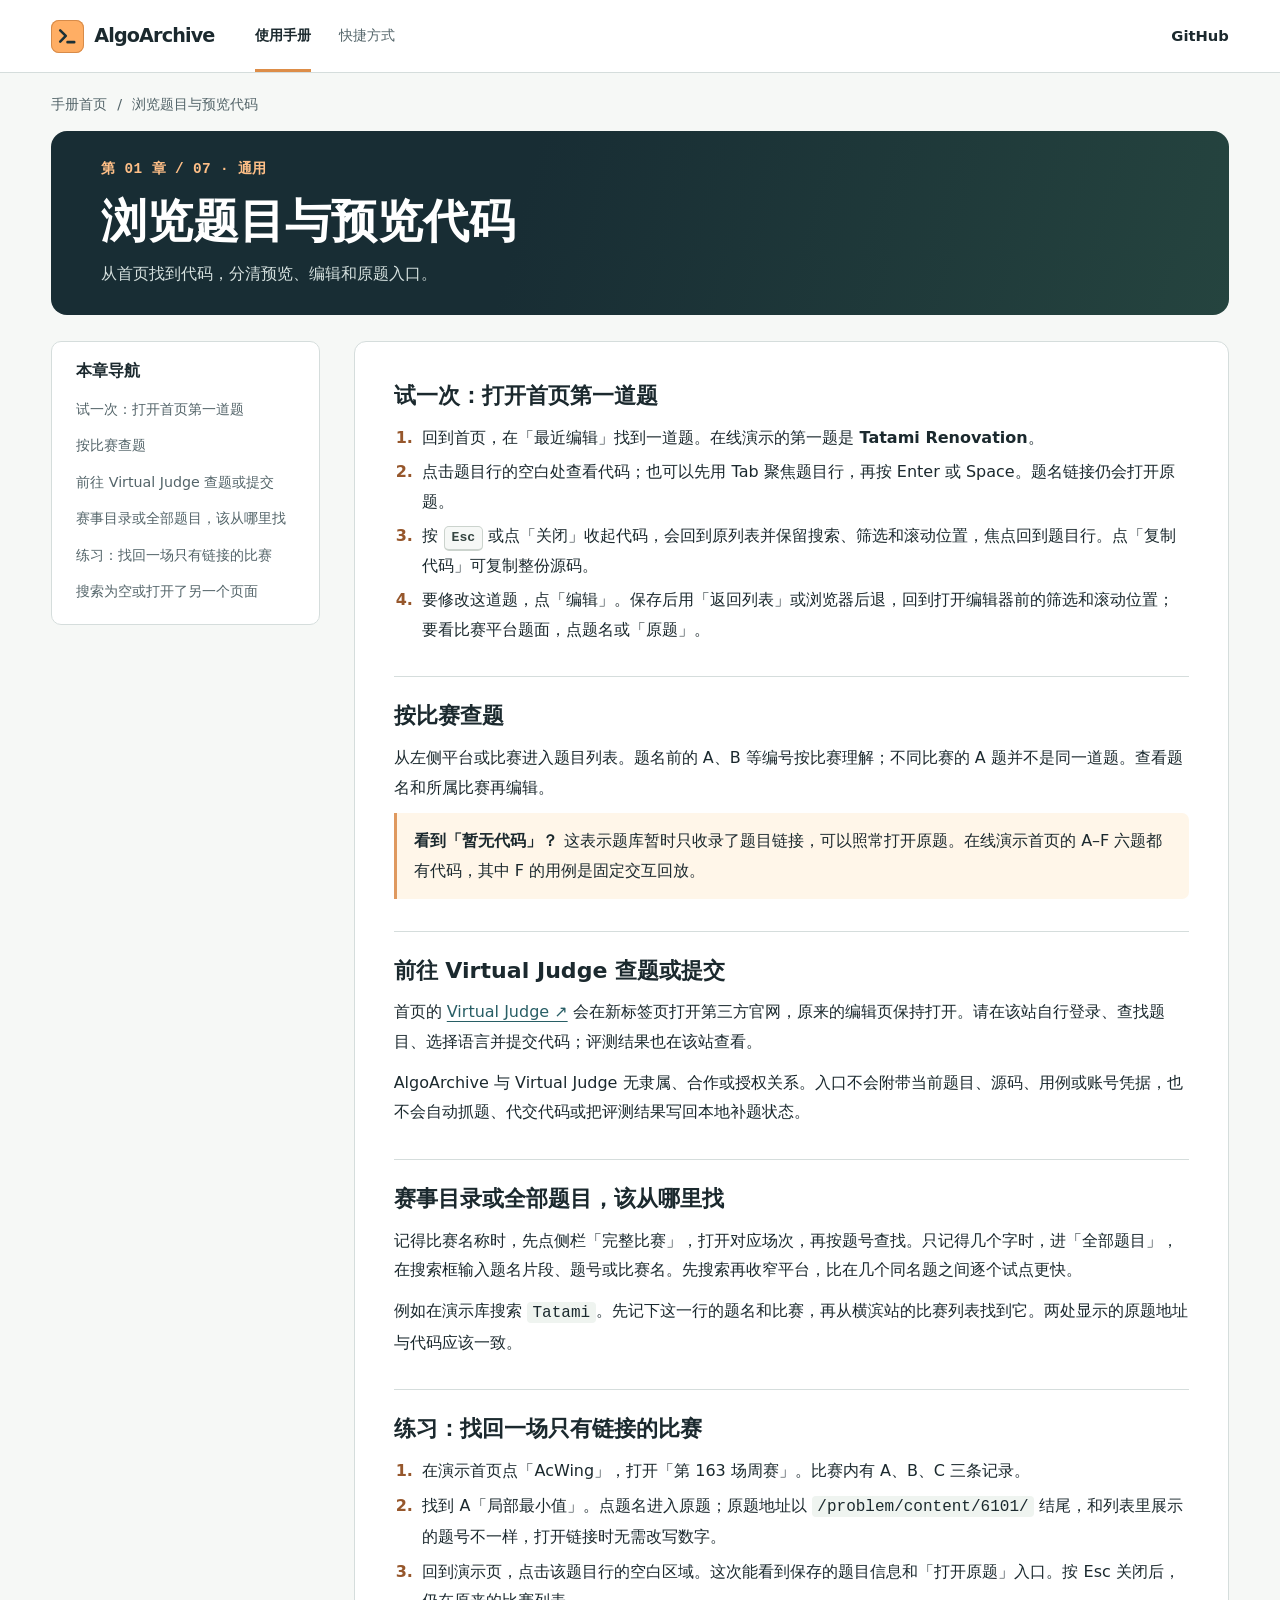
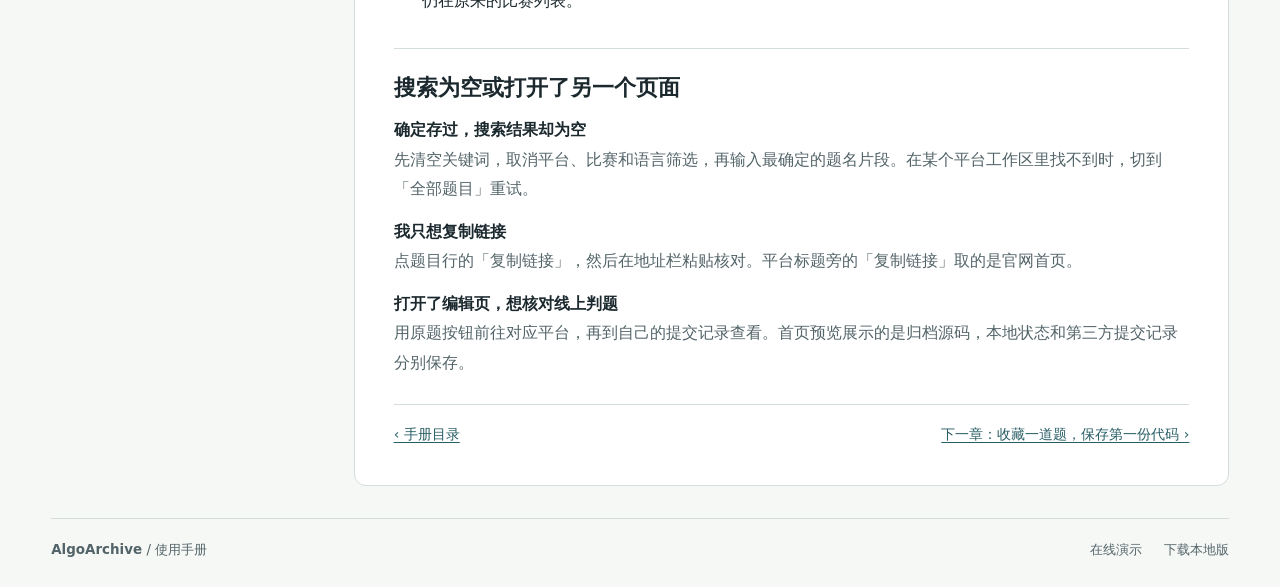
<file: web/guide/browse.html>
<!doctype html>
<html lang="zh-CN">
<head><meta charset="utf-8"><meta name="viewport" content="width=device-width, initial-scale=1">
<title>浏览题目与预览代码 · AlgoArchive 使用手册</title><link rel="icon" href="../favicon-32.png"><link rel="stylesheet" href="../manual.css?v=handbook-2.5.0"></head>
<body><a class="skip" href="#main">跳到正文</a><header class="topbar"><div class="shell bar-inner">
  <a class="brand" href="../manual.html"><span class="brand-mark"><svg class="icon" aria-hidden="true" width="20" height="20" viewBox="0 0 24 24" fill="none" stroke="currentColor" stroke-width="1.7" stroke-linejoin="round" stroke-linecap="round"><path d="m5.5 6.5 5 5-5 5M12 17h6"/></svg></span>AlgoArchive</a>
  <nav class="topnav" aria-label="手册导航"><a href="../manual.html" aria-current="page">使用手册</a><a href="../shortcuts.html">快捷方式</a></nav>
  <a class="repo" href="https://github.com/Aqiw-source/AlgoArchive" target="_blank" rel="noopener noreferrer" aria-label="在 GitHub 查看 AlgoArchive 源码">GitHub</a>
</div></header>
<main id="main" class="shell doc"><div class="breadcrumbs"><a href="../manual.html">手册首页</a><span aria-hidden="true">/</span><span>浏览题目与预览代码</span></div>
<section class="doc-hero"><div class="section-sign"><span>第 01 章 / 07 · 通用</span></div><h1>浏览题目与预览代码</h1><p>从首页找到代码，分清预览、编辑和原题入口。</p></section>
<div class="reading"><div class="toc"><nav class="chapter-index" aria-label="本章导航"><strong>本章导航</strong>
<a href="#topic-1">试一次：打开首页第一道题</a>
<a href="#topic-2">按比赛查题</a>
<a href="#topic-3">前往 Virtual Judge 查题或提交</a>
<a href="#topic-4">赛事目录或全部题目，该从哪里找</a>
<a href="#topic-5">练习：找回一场只有链接的比赛</a>
<a href="#topic-6">搜索为空或打开了另一个页面</a>
</nav></div><article class="article"><h2 id="topic-1">试一次：打开首页第一道题</h2><ol><li>回到首页，在「最近编辑」找到一道题。在线演示的第一题是 <b>Tatami Renovation</b>。</li><li>点击题目行的空白处查看代码；也可以先用 Tab 聚焦题目行，再按 Enter 或 Space。题名链接仍会打开原题。</li><li>按 <kbd>Esc</kbd> 或点「关闭」收起代码，会回到原列表并保留搜索、筛选和滚动位置，焦点回到题目行。点「复制代码」可复制整份源码。</li><li>要修改这道题，点「编辑」。保存后用「返回列表」或浏览器后退，回到打开编辑器前的筛选和滚动位置；要看比赛平台题面，点题名或「原题」。</li></ol><h2 id="topic-2">按比赛查题</h2><p>从左侧平台或比赛进入题目列表。题名前的 A、B 等编号按比赛理解；不同比赛的 A 题并不是同一道题。查看题名和所属比赛再编辑。</p><aside><b>看到「暂无代码」？</b>这表示题库暂时只收录了题目链接，可以照常打开原题。在线演示首页的 A–F 六题都有代码，其中 F 的用例是固定交互回放。</aside>
<h2 id="topic-3">前往 Virtual Judge 查题或提交</h2>
<p>首页的 <a href="https://vjudge.net/" target="_blank" rel="noopener noreferrer">Virtual Judge ↗</a> 会在新标签页打开第三方官网，原来的编辑页保持打开。请在该站自行登录、查找题目、选择语言并提交代码；评测结果也在该站查看。</p>
<p>AlgoArchive 与 Virtual Judge 无隶属、合作或授权关系。入口不会附带当前题目、源码、用例或账号凭据，也不会自动抓题、代交代码或把评测结果写回本地补题状态。</p>
<h2 id="topic-4">赛事目录或全部题目，该从哪里找</h2>
<p>记得比赛名称时，先点侧栏「完整比赛」，打开对应场次，再按题号查找。只记得几个字时，进「全部题目」，在搜索框输入题名片段、题号或比赛名。先搜索再收窄平台，比在几个同名题之间逐个试点更快。</p><p>例如在演示库搜索 <code>Tatami</code>。先记下这一行的题名和比赛，再从横滨站的比赛列表找到它。两处显示的原题地址与代码应该一致。</p>

<h2 id="topic-5">练习：找回一场只有链接的比赛</h2>
<ol><li>在演示首页点「AcWing」，打开「第 163 场周赛」。比赛内有 A、B、C 三条记录。</li><li>找到 A「局部最小值」。点题名进入原题；原题地址以 <code>/problem/content/6101/</code> 结尾，和列表里展示的题号不一样，打开链接时无需改写数字。</li><li>回到演示页，点击该题目行的空白区域。这次能看到保存的题目信息和「打开原题」入口。按 Esc 关闭后，仍在原来的比赛列表。</li></ol>

<h2 id="topic-6">搜索为空或打开了另一个页面</h2>
<dl><dt>确定存过，搜索结果却为空</dt><dd>先清空关键词，取消平台、比赛和语言筛选，再输入最确定的题名片段。在某个平台工作区里找不到时，切到「全部题目」重试。</dd><dt>我只想复制链接</dt><dd>点题目行的「复制链接」，然后在地址栏粘贴核对。平台标题旁的「复制链接」取的是官网首页。</dd><dt>打开了编辑页，想核对线上判题</dt><dd>用原题按钮前往对应平台，再到自己的提交记录查看。首页预览展示的是归档源码，本地状态和第三方提交记录分别保存。</dd></dl>
<nav class="pager" aria-label="章节导航"><a href="../manual.html">‹ 手册目录</a><a rel="next" href="archive.html">下一章：收藏一道题，保存第一份代码 ›</a></nav></article></div></main><footer class="shell footer"><span><b>AlgoArchive</b> / 使用手册</span><a href="https://aqiw-source.github.io/AlgoArchive/" target="_blank" rel="noopener noreferrer">在线演示</a><a href="https://github.com/Aqiw-source/AlgoArchive/releases/latest" target="_blank" rel="noopener noreferrer">下载本地版</a></footer><script src="../manual.js?v=handbook-2.5.0" defer></script></body></html>
</file>
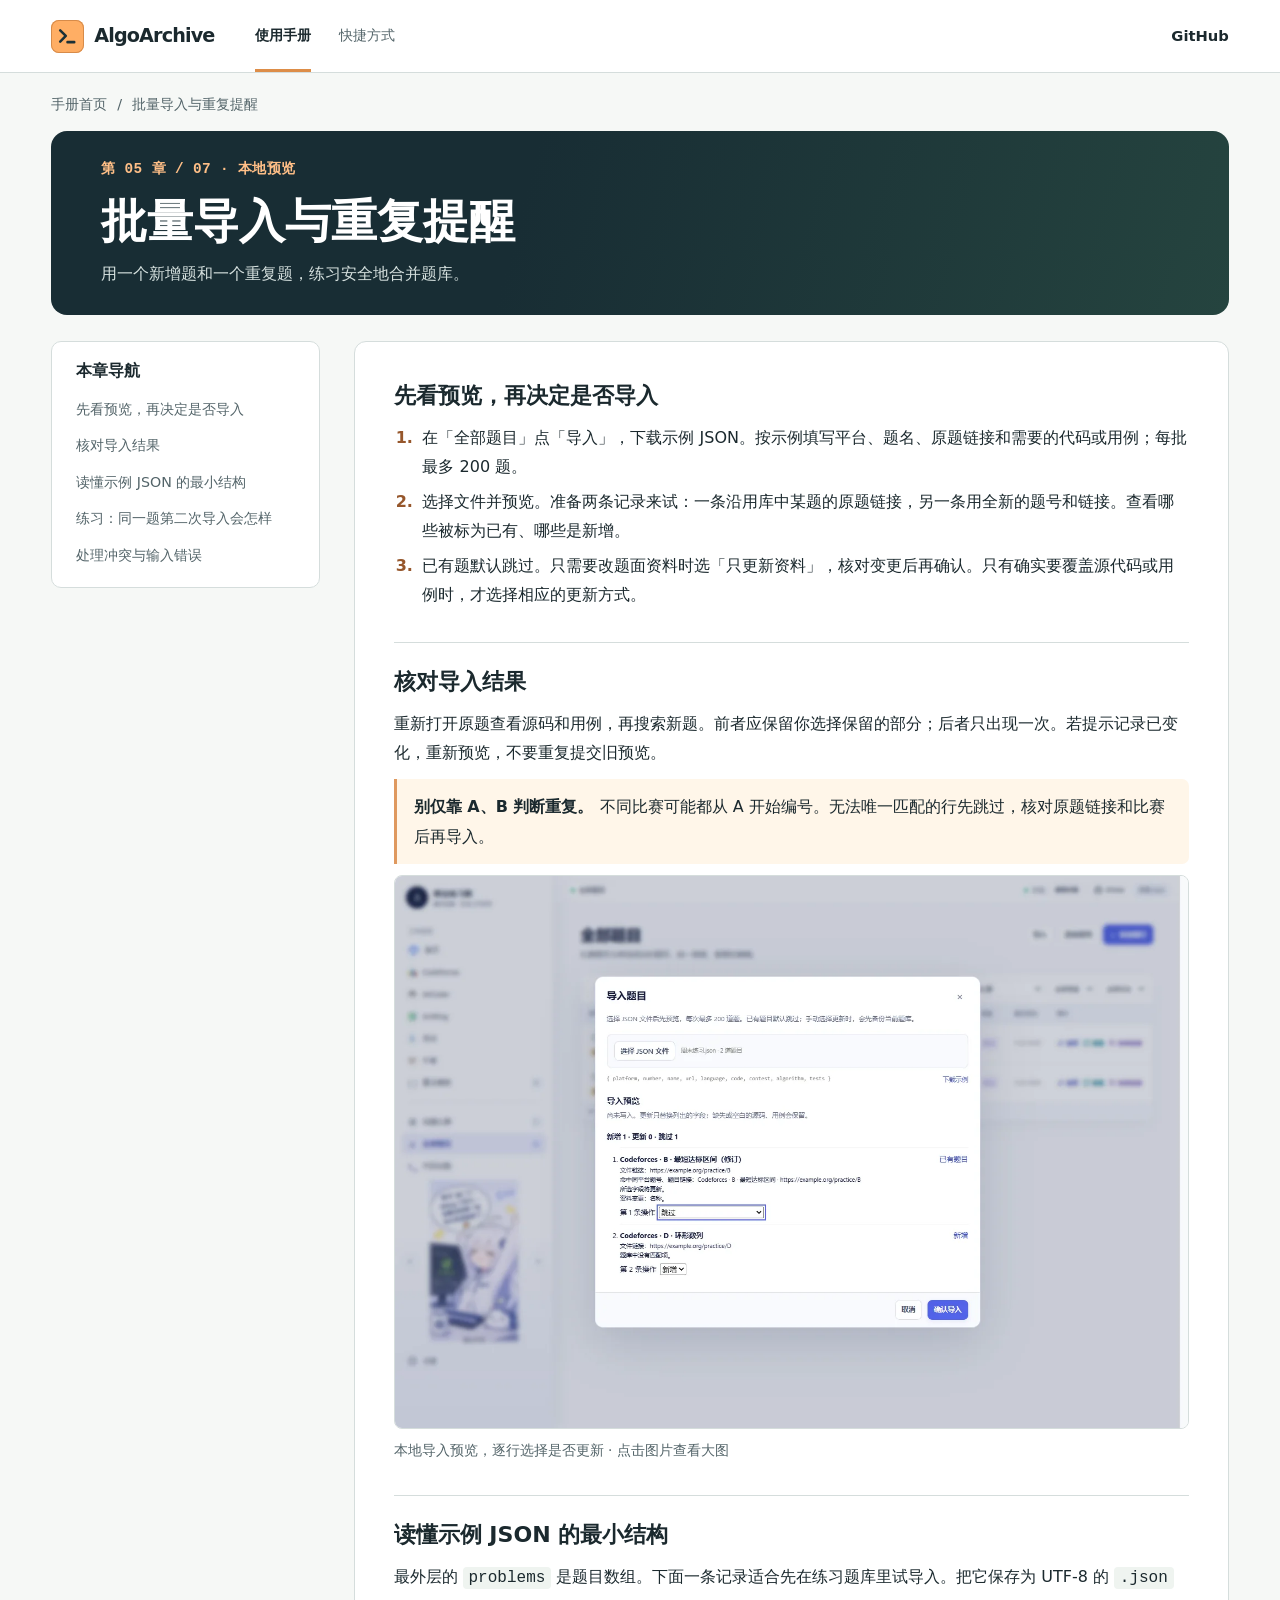
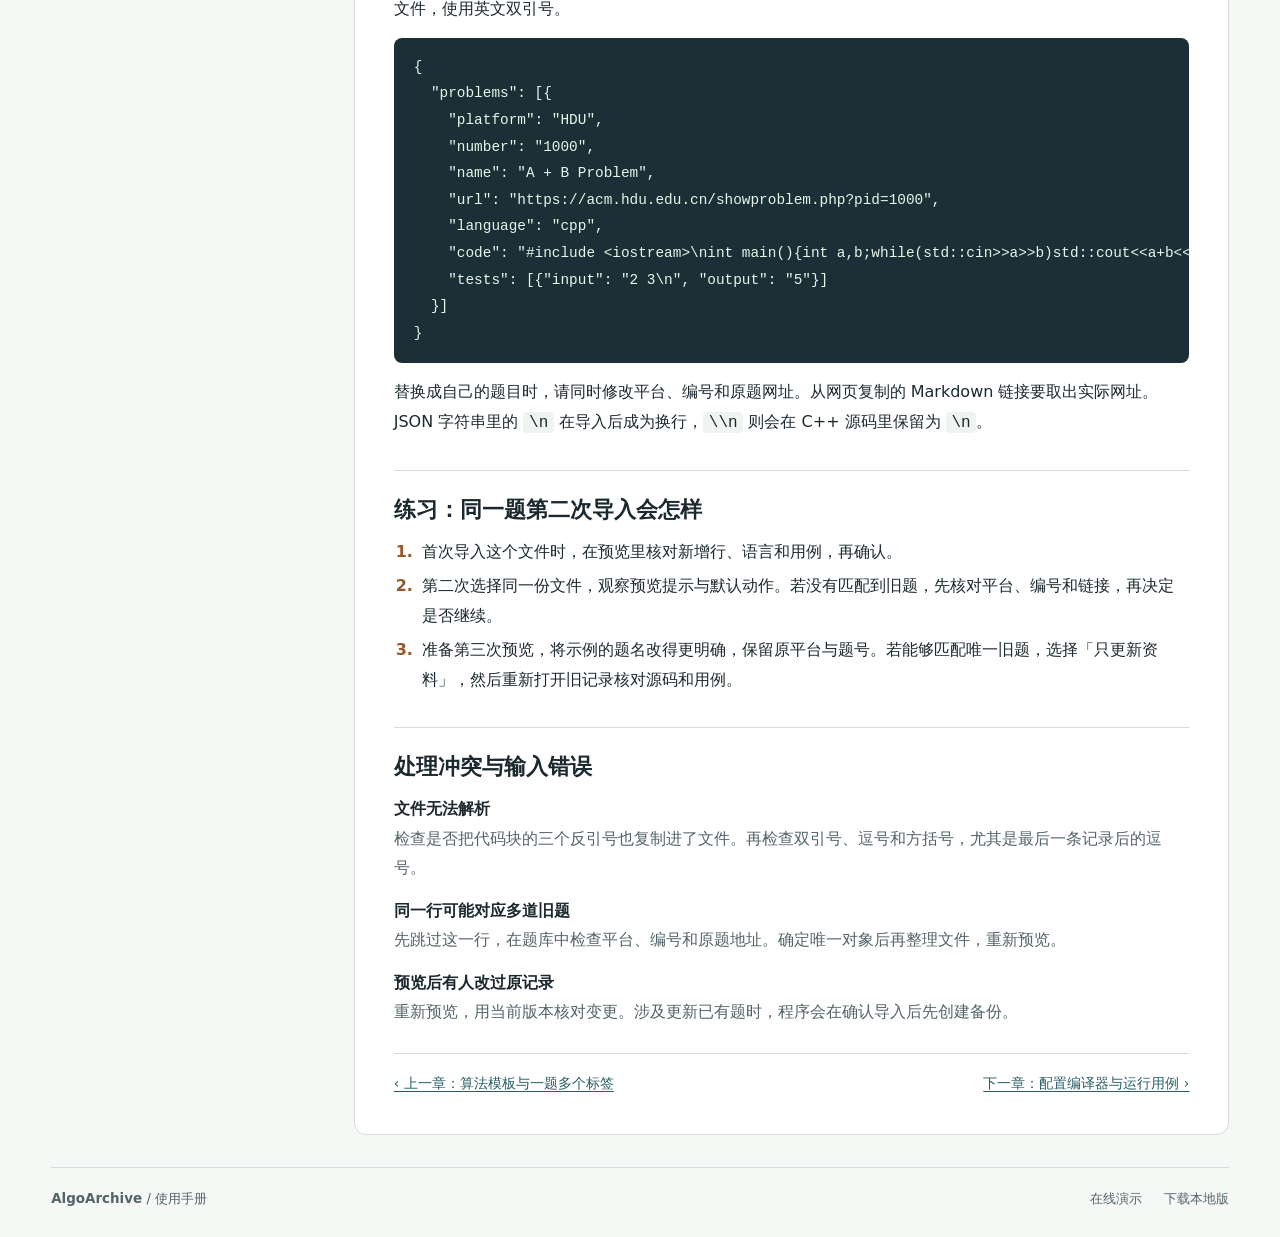
<file: web/guide/import.html>
<!doctype html>
<html lang="zh-CN">
<head><meta charset="utf-8"><meta name="viewport" content="width=device-width, initial-scale=1">
<title>批量导入与重复提醒 · AlgoArchive 使用手册</title><link rel="icon" href="../favicon-32.png"><link rel="stylesheet" href="../manual.css?v=handbook-2.5.0"></head>
<body><a class="skip" href="#main">跳到正文</a><header class="topbar"><div class="shell bar-inner">
  <a class="brand" href="../manual.html"><span class="brand-mark"><svg class="icon" aria-hidden="true" width="20" height="20" viewBox="0 0 24 24" fill="none" stroke="currentColor" stroke-width="1.7" stroke-linejoin="round" stroke-linecap="round"><path d="m5.5 6.5 5 5-5 5M12 17h6"/></svg></span>AlgoArchive</a>
  <nav class="topnav" aria-label="手册导航"><a href="../manual.html" aria-current="page">使用手册</a><a href="../shortcuts.html">快捷方式</a></nav>
  <a class="repo" href="https://github.com/Aqiw-source/AlgoArchive" target="_blank" rel="noopener noreferrer" aria-label="在 GitHub 查看 AlgoArchive 源码">GitHub</a>
</div></header>
<main id="main" class="shell doc"><div class="breadcrumbs"><a href="../manual.html">手册首页</a><span aria-hidden="true">/</span><span>批量导入与重复提醒</span></div>
<section class="doc-hero"><div class="section-sign"><span>第 05 章 / 07 · 本地预览</span></div><h1>批量导入与重复提醒</h1><p>用一个新增题和一个重复题，练习安全地合并题库。</p></section>
<div class="reading"><div class="toc"><nav class="chapter-index" aria-label="本章导航"><strong>本章导航</strong>
<a href="#topic-1">先看预览，再决定是否导入</a>
<a href="#topic-2">核对导入结果</a>
<a href="#topic-3">读懂示例 JSON 的最小结构</a>
<a href="#topic-4">练习：同一题第二次导入会怎样</a>
<a href="#topic-5">处理冲突与输入错误</a>
</nav></div><article class="article"><h2 id="topic-1">先看预览，再决定是否导入</h2><ol><li>在「全部题目」点「导入」，下载示例 JSON。按示例填写平台、题名、原题链接和需要的代码或用例；每批最多 200 题。</li><li>选择文件并预览。准备两条记录来试：一条沿用库中某题的原题链接，另一条用全新的题号和链接。查看哪些被标为已有、哪些是新增。</li><li>已有题默认跳过。只需要改题面资料时选「只更新资料」，核对变更后再确认。只有确实要覆盖源代码或用例时，才选择相应的更新方式。</li></ol><h2 id="topic-2">核对导入结果</h2><p>重新打开原题查看源码和用例，再搜索新题。前者应保留你选择保留的部分；后者只出现一次。若提示记录已变化，重新预览，不要重复提交旧预览。</p><aside><b>别仅靠 A、B 判断重复。</b>不同比赛可能都从 A 开始编号。无法唯一匹配的行先跳过，核对原题链接和比赛后再导入。</aside><figure><a href="media/import.webp"><img src="media/import.webp" loading="lazy" alt="本地导入预览，逐行选择是否更新"></a><figcaption>本地导入预览，逐行选择是否更新 · 点击图片查看大图</figcaption></figure>
<h2 id="topic-3">读懂示例 JSON 的最小结构</h2>
<p>最外层的 <code>problems</code> 是题目数组。下面一条记录适合先在练习题库里试导入。把它保存为 UTF-8 的 <code>.json</code> 文件，使用英文双引号。</p><pre><code>{
  "problems": [{
    "platform": "HDU",
    "number": "1000",
    "name": "A + B Problem",
    "url": "https://acm.hdu.edu.cn/showproblem.php?pid=1000",
    "language": "cpp",
    "code": "#include &lt;iostream&gt;\nint main(){int a,b;while(std::cin&gt;&gt;a&gt;&gt;b)std::cout&lt;&lt;a+b&lt;&lt;'\\n';}",
    "tests": [{"input": "2 3\n", "output": "5"}]
  }]
}</code></pre><p>替换成自己的题目时，请同时修改平台、编号和原题网址。从网页复制的 Markdown 链接要取出实际网址。JSON 字符串里的 <code>\n</code> 在导入后成为换行，<code>\\n</code> 则会在 C++ 源码里保留为 <code>\n</code>。</p>

<h2 id="topic-4">练习：同一题第二次导入会怎样</h2>
<ol><li>首次导入这个文件时，在预览里核对新增行、语言和用例，再确认。</li><li>第二次选择同一份文件，观察预览提示与默认动作。若没有匹配到旧题，先核对平台、编号和链接，再决定是否继续。</li><li>准备第三次预览，将示例的题名改得更明确，保留原平台与题号。若能够匹配唯一旧题，选择「只更新资料」，然后重新打开旧记录核对源码和用例。</li></ol>

<h2 id="topic-5">处理冲突与输入错误</h2>
<dl><dt>文件无法解析</dt><dd>检查是否把代码块的三个反引号也复制进了文件。再检查双引号、逗号和方括号，尤其是最后一条记录后的逗号。</dd><dt>同一行可能对应多道旧题</dt><dd>先跳过这一行，在题库中检查平台、编号和原题地址。确定唯一对象后再整理文件，重新预览。</dd><dt>预览后有人改过原记录</dt><dd>重新预览，用当前版本核对变更。涉及更新已有题时，程序会在确认导入后先创建备份。</dd></dl>
<nav class="pager" aria-label="章节导航"><a rel="prev" href="tags.html">‹ 上一章：算法模板与一题多个标签</a><a rel="next" href="test.html">下一章：配置编译器与运行用例 ›</a></nav></article></div></main><footer class="shell footer"><span><b>AlgoArchive</b> / 使用手册</span><a href="https://aqiw-source.github.io/AlgoArchive/" target="_blank" rel="noopener noreferrer">在线演示</a><a href="https://github.com/Aqiw-source/AlgoArchive/releases/latest" target="_blank" rel="noopener noreferrer">下载本地版</a></footer><script src="../manual.js?v=handbook-2.5.0" defer></script></body></html>
</file>
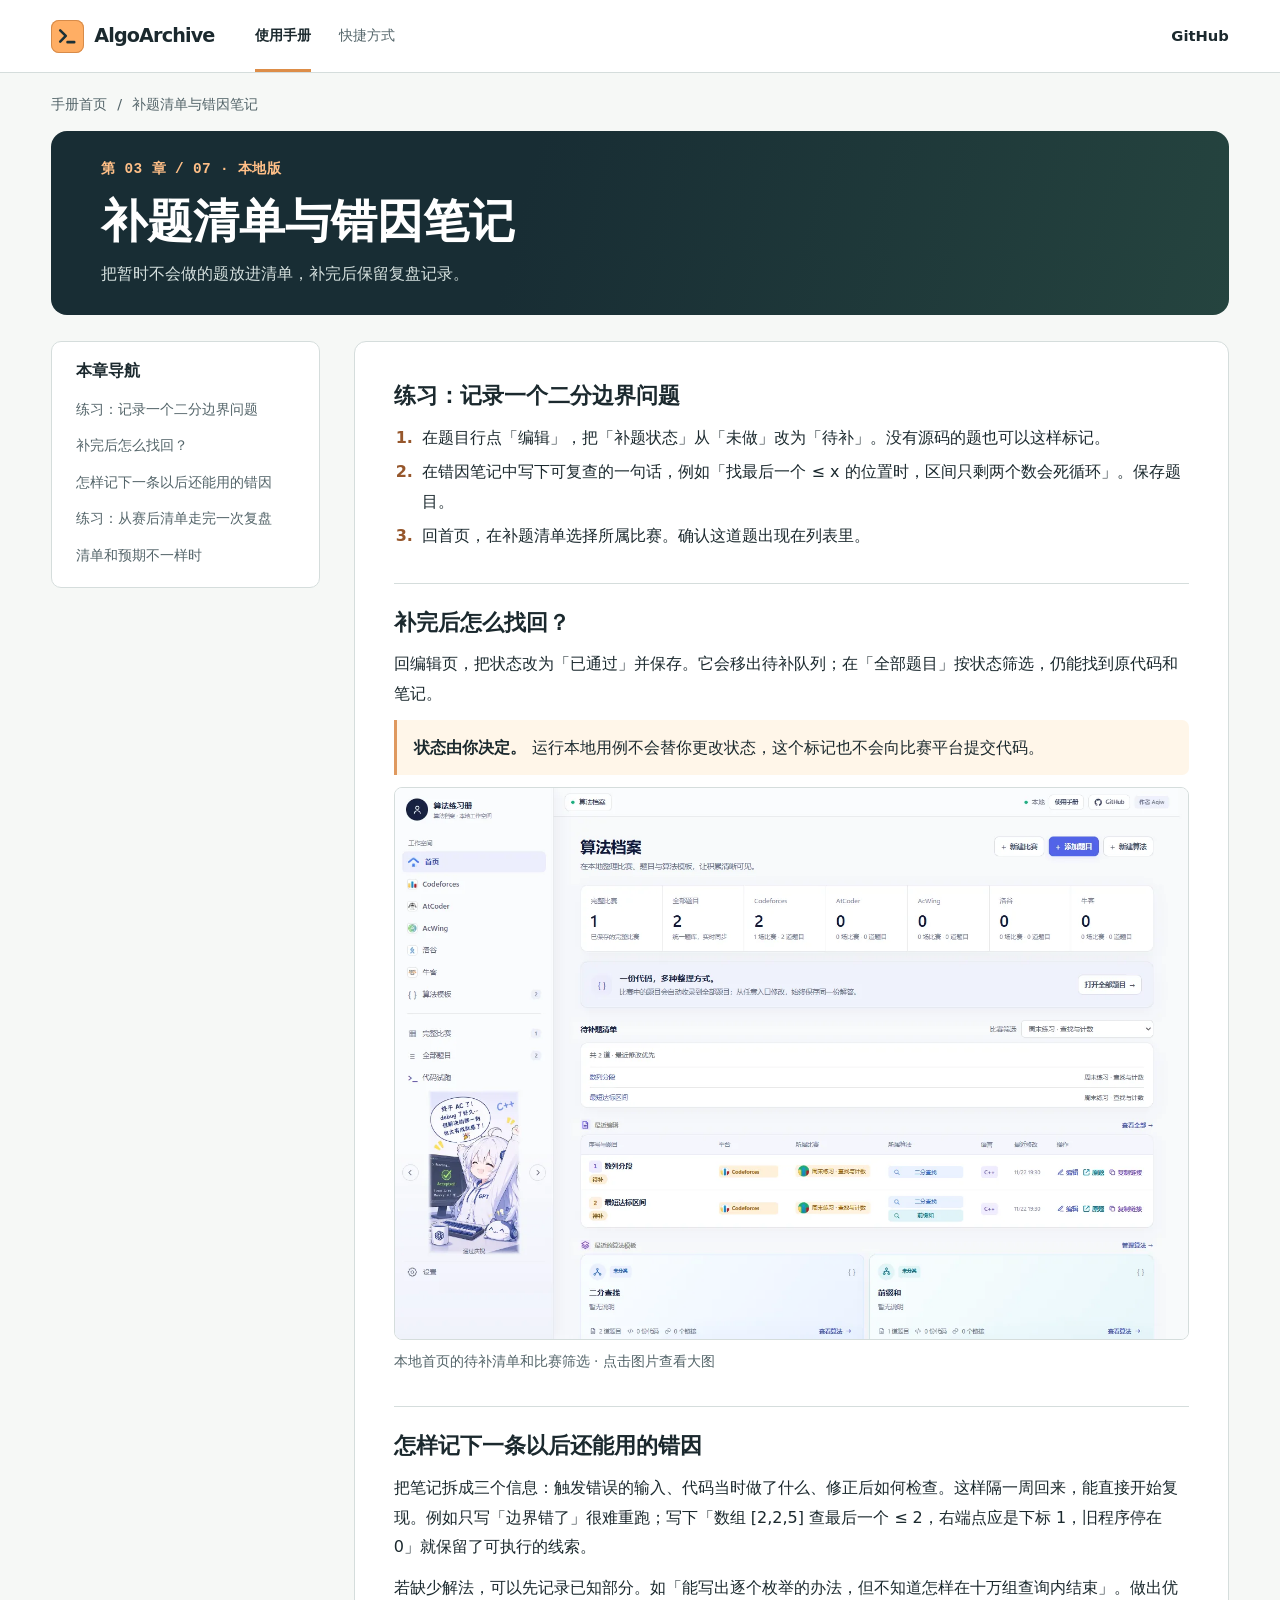
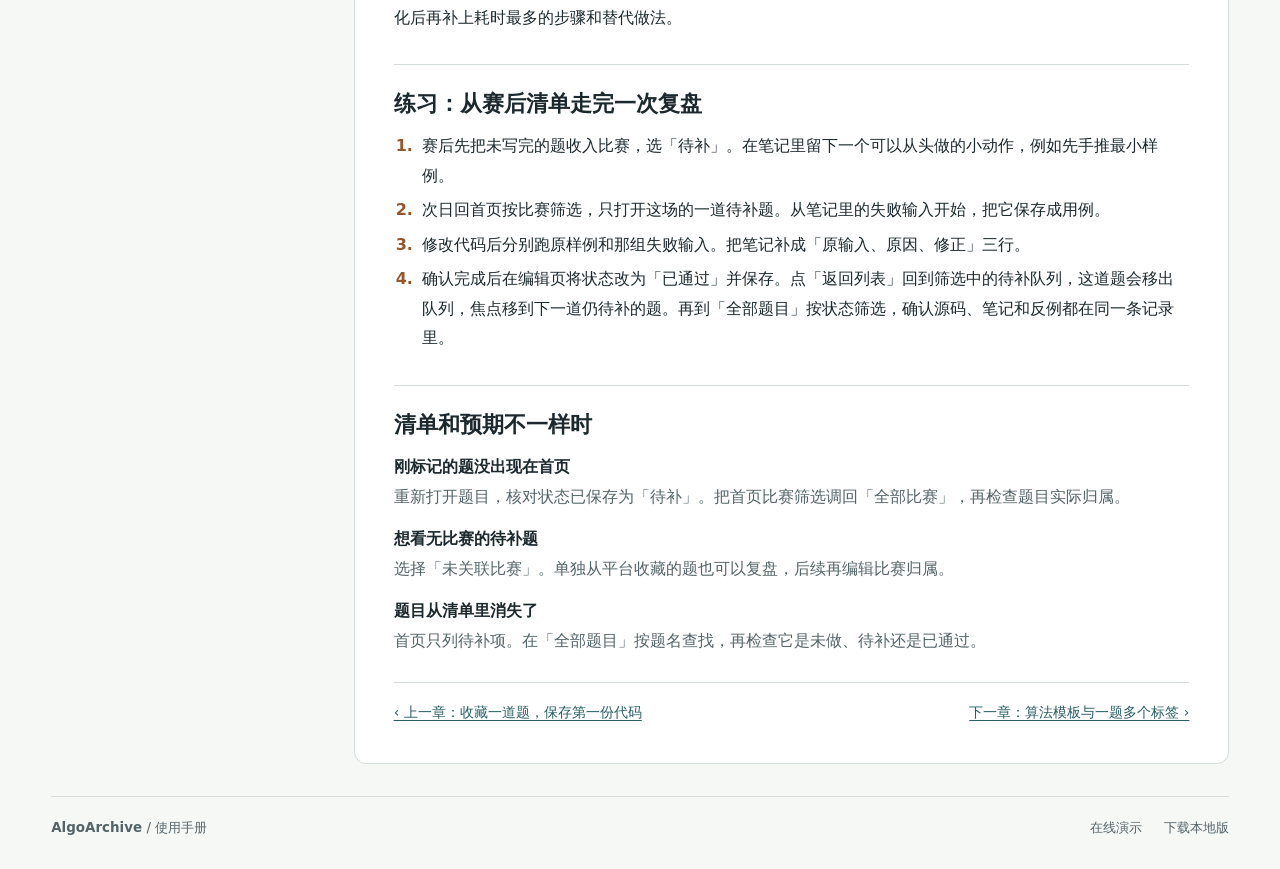
<file: web/guide/review.html>
<!doctype html>
<html lang="zh-CN">
<head><meta charset="utf-8"><meta name="viewport" content="width=device-width, initial-scale=1">
<title>补题清单与错因笔记 · AlgoArchive 使用手册</title><link rel="icon" href="../favicon-32.png"><link rel="stylesheet" href="../manual.css?v=handbook-2.5.0"></head>
<body><a class="skip" href="#main">跳到正文</a><header class="topbar"><div class="shell bar-inner">
  <a class="brand" href="../manual.html"><span class="brand-mark"><svg class="icon" aria-hidden="true" width="20" height="20" viewBox="0 0 24 24" fill="none" stroke="currentColor" stroke-width="1.7" stroke-linejoin="round" stroke-linecap="round"><path d="m5.5 6.5 5 5-5 5M12 17h6"/></svg></span>AlgoArchive</a>
  <nav class="topnav" aria-label="手册导航"><a href="../manual.html" aria-current="page">使用手册</a><a href="../shortcuts.html">快捷方式</a></nav>
  <a class="repo" href="https://github.com/Aqiw-source/AlgoArchive" target="_blank" rel="noopener noreferrer" aria-label="在 GitHub 查看 AlgoArchive 源码">GitHub</a>
</div></header>
<main id="main" class="shell doc"><div class="breadcrumbs"><a href="../manual.html">手册首页</a><span aria-hidden="true">/</span><span>补题清单与错因笔记</span></div>
<section class="doc-hero"><div class="section-sign"><span>第 03 章 / 07 · 本地版</span></div><h1>补题清单与错因笔记</h1><p>把暂时不会做的题放进清单，补完后保留复盘记录。</p></section>
<div class="reading"><div class="toc"><nav class="chapter-index" aria-label="本章导航"><strong>本章导航</strong>
<a href="#topic-1">练习：记录一个二分边界问题</a>
<a href="#topic-2">补完后怎么找回？</a>
<a href="#topic-3">怎样记下一条以后还能用的错因</a>
<a href="#topic-4">练习：从赛后清单走完一次复盘</a>
<a href="#topic-5">清单和预期不一样时</a>
</nav></div><article class="article"><h2 id="topic-1">练习：记录一个二分边界问题</h2><ol><li>在题目行点「编辑」，把「补题状态」从「未做」改为「待补」。没有源码的题也可以这样标记。</li><li>在错因笔记中写下可复查的一句话，例如「找最后一个 ≤ x 的位置时，区间只剩两个数会死循环」。保存题目。</li><li>回首页，在补题清单选择所属比赛。确认这道题出现在列表里。</li></ol><h2 id="topic-2">补完后怎么找回？</h2><p>回编辑页，把状态改为「已通过」并保存。它会移出待补队列；在「全部题目」按状态筛选，仍能找到原代码和笔记。</p><aside><b>状态由你决定。</b>运行本地用例不会替你更改状态，这个标记也不会向比赛平台提交代码。</aside><figure><a href="media/study.webp"><img src="media/study.webp" loading="lazy" alt="本地首页的待补清单和比赛筛选"></a><figcaption>本地首页的待补清单和比赛筛选 · 点击图片查看大图</figcaption></figure>
<h2 id="topic-3">怎样记下一条以后还能用的错因</h2>
<p>把笔记拆成三个信息：触发错误的输入、代码当时做了什么、修正后如何检查。这样隔一周回来，能直接开始复现。例如只写「边界错了」很难重跑；写下「数组 [2,2,5] 查最后一个 ≤ 2，右端点应是下标 1，旧程序停在 0」就保留了可执行的线索。</p><p>若缺少解法，可以先记录已知部分。如「能写出逐个枚举的办法，但不知道怎样在十万组查询内结束」。做出优化后再补上耗时最多的步骤和替代做法。</p>

<h2 id="topic-4">练习：从赛后清单走完一次复盘</h2>
<ol><li>赛后先把未写完的题收入比赛，选「待补」。在笔记里留下一个可以从头做的小动作，例如先手推最小样例。</li><li>次日回首页按比赛筛选，只打开这场的一道待补题。从笔记里的失败输入开始，把它保存成用例。</li><li>修改代码后分别跑原样例和那组失败输入。把笔记补成「原输入、原因、修正」三行。</li><li>确认完成后在编辑页将状态改为「已通过」并保存。点「返回列表」回到筛选中的待补队列，这道题会移出队列，焦点移到下一道仍待补的题。再到「全部题目」按状态筛选，确认源码、笔记和反例都在同一条记录里。</li></ol>

<h2 id="topic-5">清单和预期不一样时</h2>
<dl><dt>刚标记的题没出现在首页</dt><dd>重新打开题目，核对状态已保存为「待补」。把首页比赛筛选调回「全部比赛」，再检查题目实际归属。</dd><dt>想看无比赛的待补题</dt><dd>选择「未关联比赛」。单独从平台收藏的题也可以复盘，后续再编辑比赛归属。</dd><dt>题目从清单里消失了</dt><dd>首页只列待补项。在「全部题目」按题名查找，再检查它是未做、待补还是已通过。</dd></dl>
<nav class="pager" aria-label="章节导航"><a rel="prev" href="archive.html">‹ 上一章：收藏一道题，保存第一份代码</a><a rel="next" href="tags.html">下一章：算法模板与一题多个标签 ›</a></nav></article></div></main><footer class="shell footer"><span><b>AlgoArchive</b> / 使用手册</span><a href="https://aqiw-source.github.io/AlgoArchive/" target="_blank" rel="noopener noreferrer">在线演示</a><a href="https://github.com/Aqiw-source/AlgoArchive/releases/latest" target="_blank" rel="noopener noreferrer">下载本地版</a></footer><script src="../manual.js?v=handbook-2.5.0" defer></script></body></html>
</file>
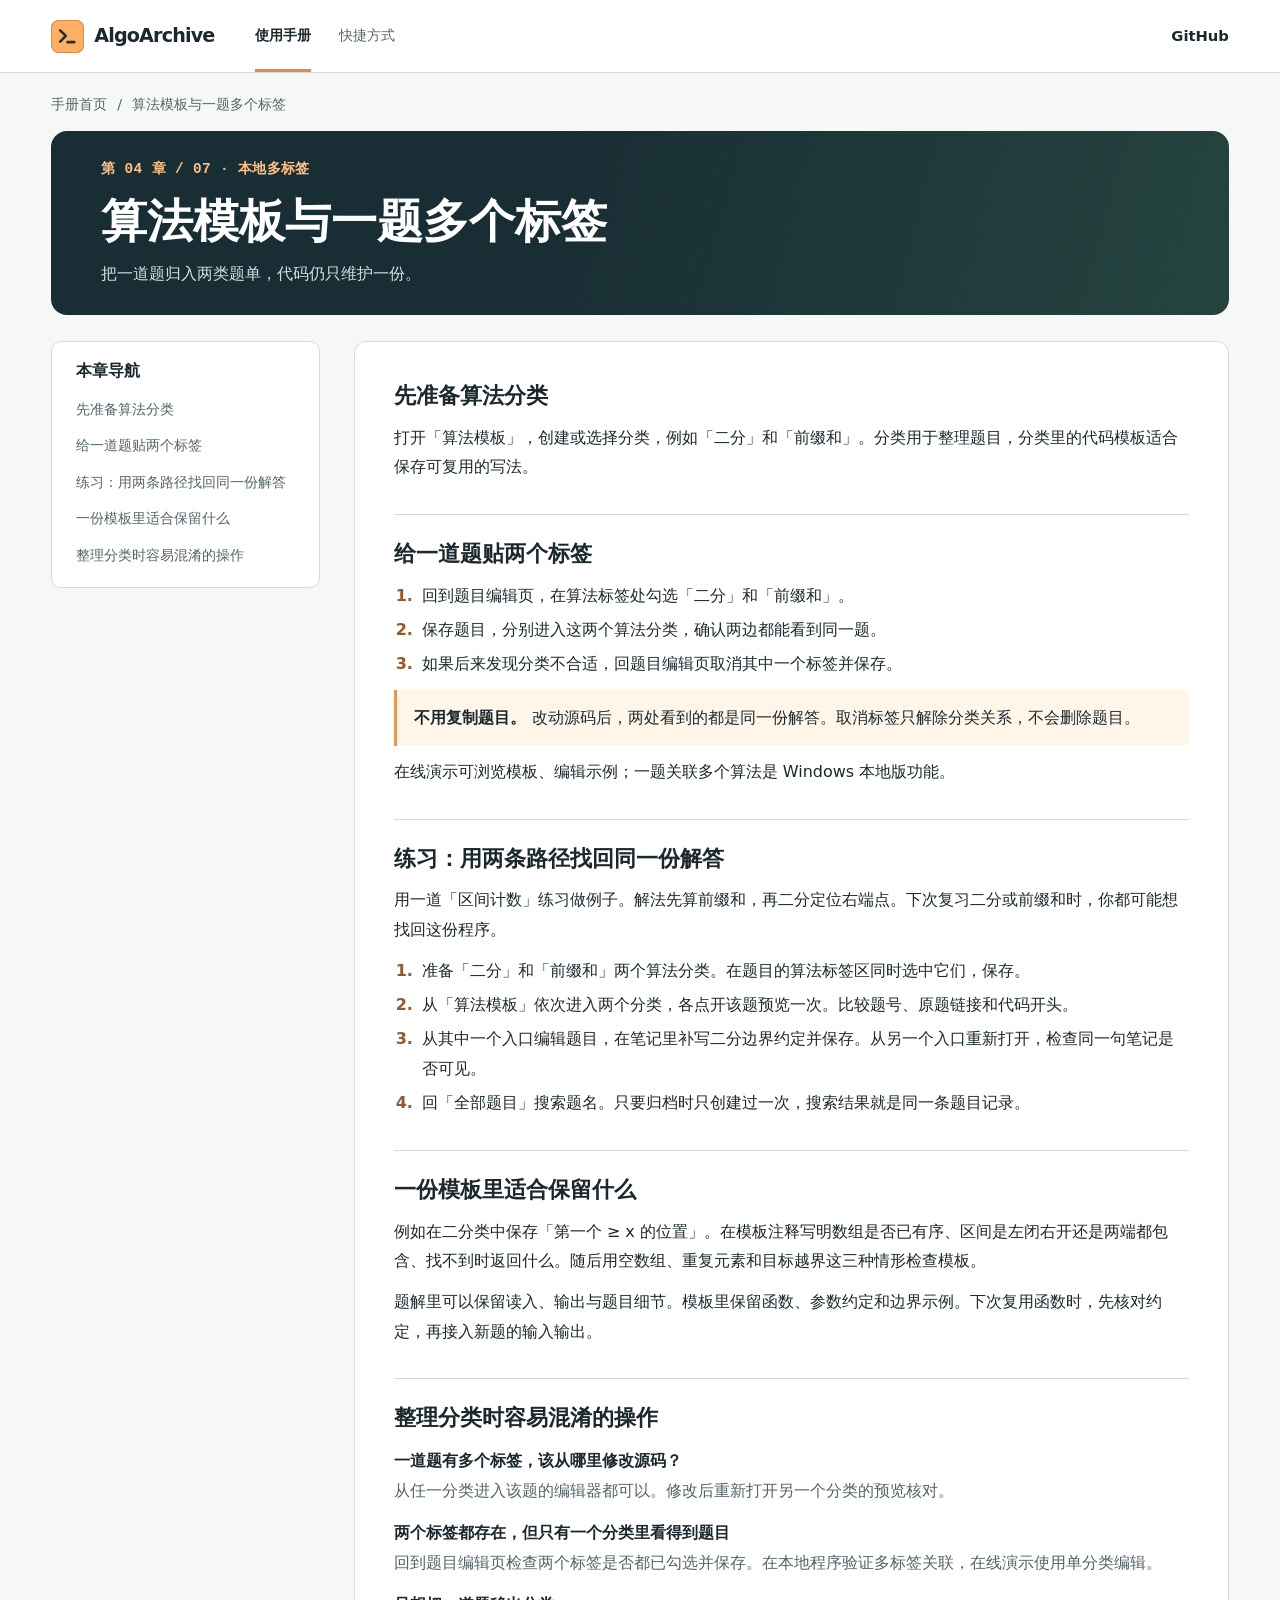
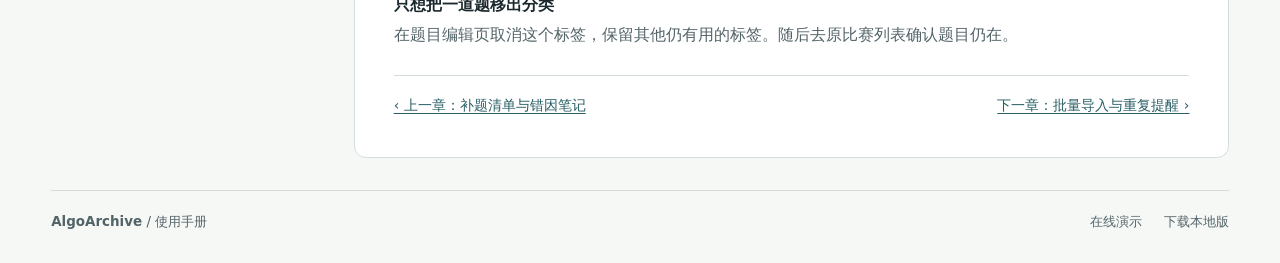
<file: web/guide/tags.html>
<!doctype html>
<html lang="zh-CN">
<head><meta charset="utf-8"><meta name="viewport" content="width=device-width, initial-scale=1">
<title>算法模板与一题多个标签 · AlgoArchive 使用手册</title><link rel="icon" href="../favicon-32.png"><link rel="stylesheet" href="../manual.css?v=handbook-2.5.0"></head>
<body><a class="skip" href="#main">跳到正文</a><header class="topbar"><div class="shell bar-inner">
  <a class="brand" href="../manual.html"><span class="brand-mark"><svg class="icon" aria-hidden="true" width="20" height="20" viewBox="0 0 24 24" fill="none" stroke="currentColor" stroke-width="1.7" stroke-linejoin="round" stroke-linecap="round"><path d="m5.5 6.5 5 5-5 5M12 17h6"/></svg></span>AlgoArchive</a>
  <nav class="topnav" aria-label="手册导航"><a href="../manual.html" aria-current="page">使用手册</a><a href="../shortcuts.html">快捷方式</a></nav>
  <a class="repo" href="https://github.com/Aqiw-source/AlgoArchive" target="_blank" rel="noopener noreferrer" aria-label="在 GitHub 查看 AlgoArchive 源码">GitHub</a>
</div></header>
<main id="main" class="shell doc"><div class="breadcrumbs"><a href="../manual.html">手册首页</a><span aria-hidden="true">/</span><span>算法模板与一题多个标签</span></div>
<section class="doc-hero"><div class="section-sign"><span>第 04 章 / 07 · 本地多标签</span></div><h1>算法模板与一题多个标签</h1><p>把一道题归入两类题单，代码仍只维护一份。</p></section>
<div class="reading"><div class="toc"><nav class="chapter-index" aria-label="本章导航"><strong>本章导航</strong>
<a href="#topic-1">先准备算法分类</a>
<a href="#topic-2">给一道题贴两个标签</a>
<a href="#topic-3">练习：用两条路径找回同一份解答</a>
<a href="#topic-4">一份模板里适合保留什么</a>
<a href="#topic-5">整理分类时容易混淆的操作</a>
</nav></div><article class="article"><h2 id="topic-1">先准备算法分类</h2><p>打开「算法模板」，创建或选择分类，例如「二分」和「前缀和」。分类用于整理题目，分类里的代码模板适合保存可复用的写法。</p><h2 id="topic-2">给一道题贴两个标签</h2><ol><li>回到题目编辑页，在算法标签处勾选「二分」和「前缀和」。</li><li>保存题目，分别进入这两个算法分类，确认两边都能看到同一题。</li><li>如果后来发现分类不合适，回题目编辑页取消其中一个标签并保存。</li></ol><aside><b>不用复制题目。</b>改动源码后，两处看到的都是同一份解答。取消标签只解除分类关系，不会删除题目。</aside><p>在线演示可浏览模板、编辑示例；一题关联多个算法是 Windows 本地版功能。</p>
<h2 id="topic-3">练习：用两条路径找回同一份解答</h2>
<p>用一道「区间计数」练习做例子。解法先算前缀和，再二分定位右端点。下次复习二分或前缀和时，你都可能想找回这份程序。</p><ol><li>准备「二分」和「前缀和」两个算法分类。在题目的算法标签区同时选中它们，保存。</li><li>从「算法模板」依次进入两个分类，各点开该题预览一次。比较题号、原题链接和代码开头。</li><li>从其中一个入口编辑题目，在笔记里补写二分边界约定并保存。从另一个入口重新打开，检查同一句笔记是否可见。</li><li>回「全部题目」搜索题名。只要归档时只创建过一次，搜索结果就是同一条题目记录。</li></ol>

<h2 id="topic-4">一份模板里适合保留什么</h2>
<p>例如在二分类中保存「第一个 ≥ x 的位置」。在模板注释写明数组是否已有序、区间是左闭右开还是两端都包含、找不到时返回什么。随后用空数组、重复元素和目标越界这三种情形检查模板。</p><p>题解里可以保留读入、输出与题目细节。模板里保留函数、参数约定和边界示例。下次复用函数时，先核对约定，再接入新题的输入输出。</p>

<h2 id="topic-5">整理分类时容易混淆的操作</h2>
<dl><dt>一道题有多个标签，该从哪里修改源码？</dt><dd>从任一分类进入该题的编辑器都可以。修改后重新打开另一个分类的预览核对。</dd><dt>两个标签都存在，但只有一个分类里看得到题目</dt><dd>回到题目编辑页检查两个标签是否都已勾选并保存。在本地程序验证多标签关联，在线演示使用单分类编辑。</dd><dt>只想把一道题移出分类</dt><dd>在题目编辑页取消这个标签，保留其他仍有用的标签。随后去原比赛列表确认题目仍在。</dd></dl>
<nav class="pager" aria-label="章节导航"><a rel="prev" href="review.html">‹ 上一章：补题清单与错因笔记</a><a rel="next" href="import.html">下一章：批量导入与重复提醒 ›</a></nav></article></div></main><footer class="shell footer"><span><b>AlgoArchive</b> / 使用手册</span><a href="https://aqiw-source.github.io/AlgoArchive/" target="_blank" rel="noopener noreferrer">在线演示</a><a href="https://github.com/Aqiw-source/AlgoArchive/releases/latest" target="_blank" rel="noopener noreferrer">下载本地版</a></footer><script src="../manual.js?v=handbook-2.5.0" defer></script></body></html>
</file>
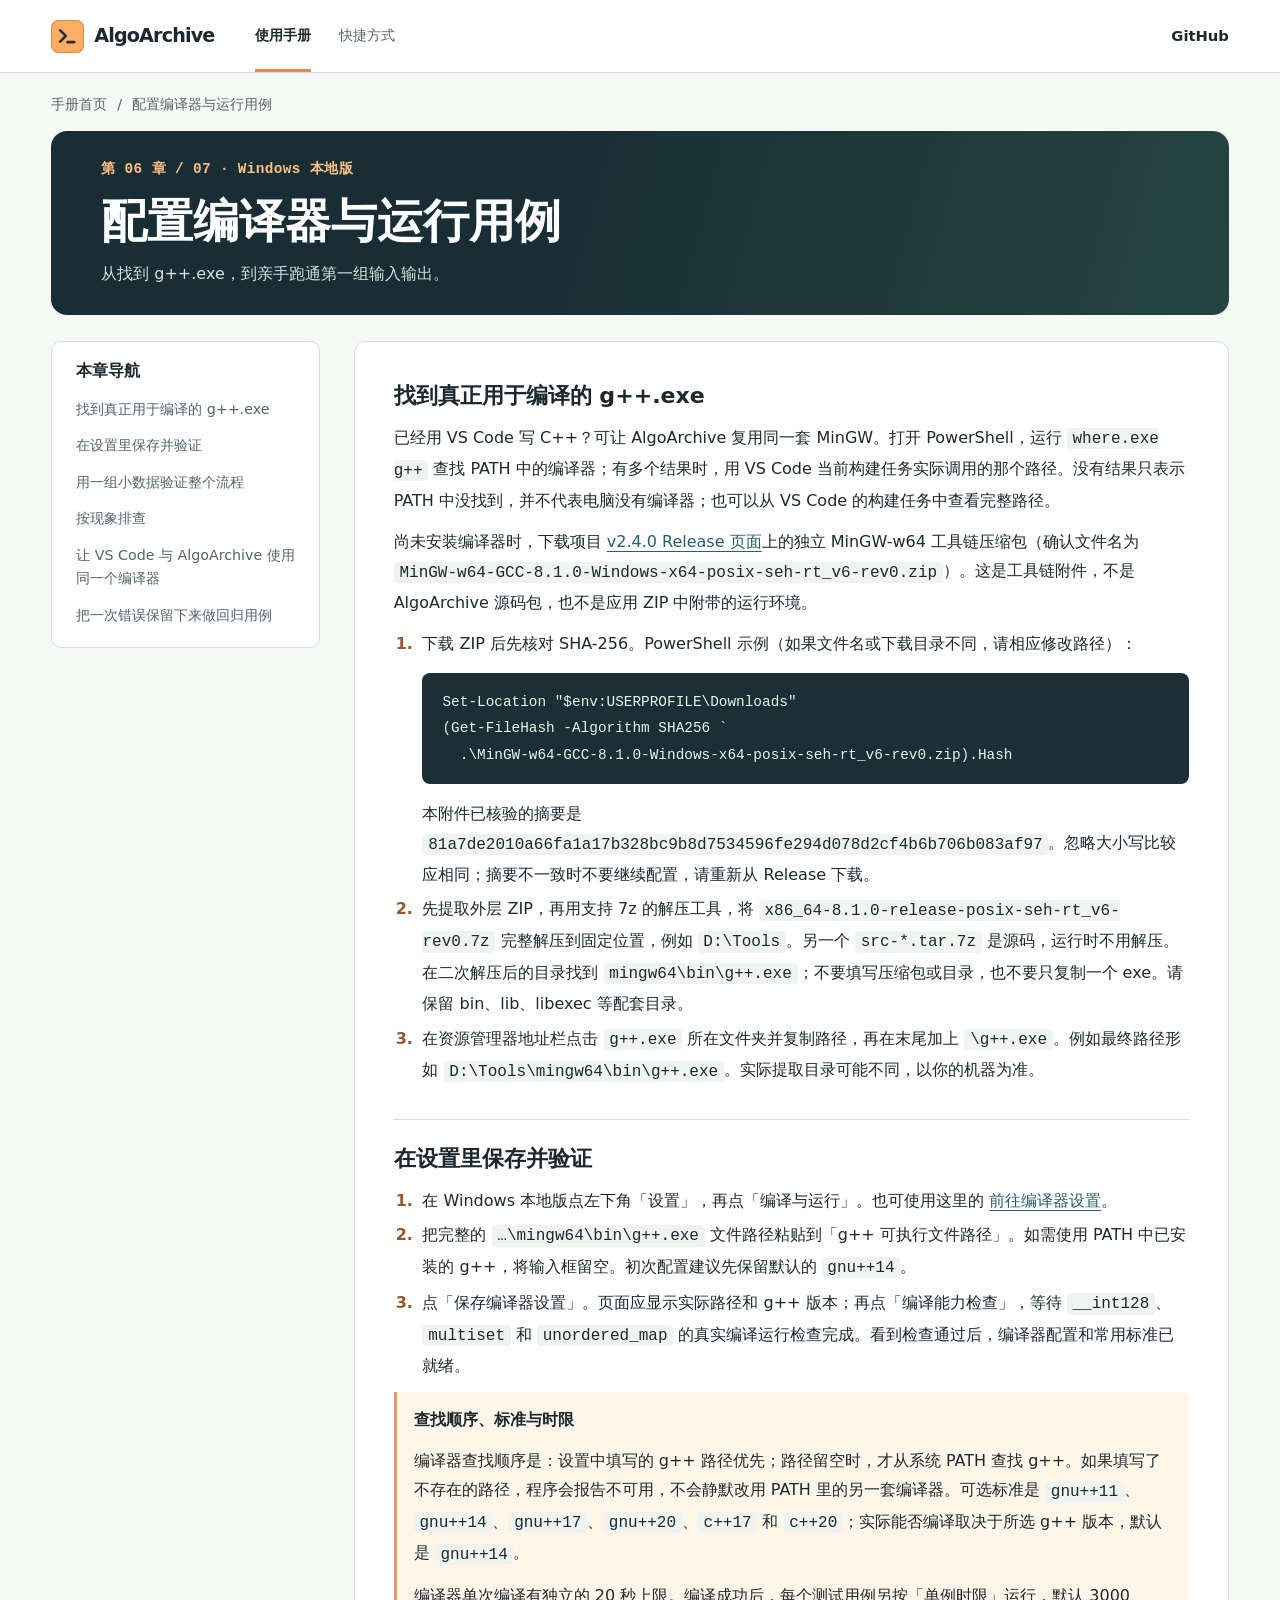
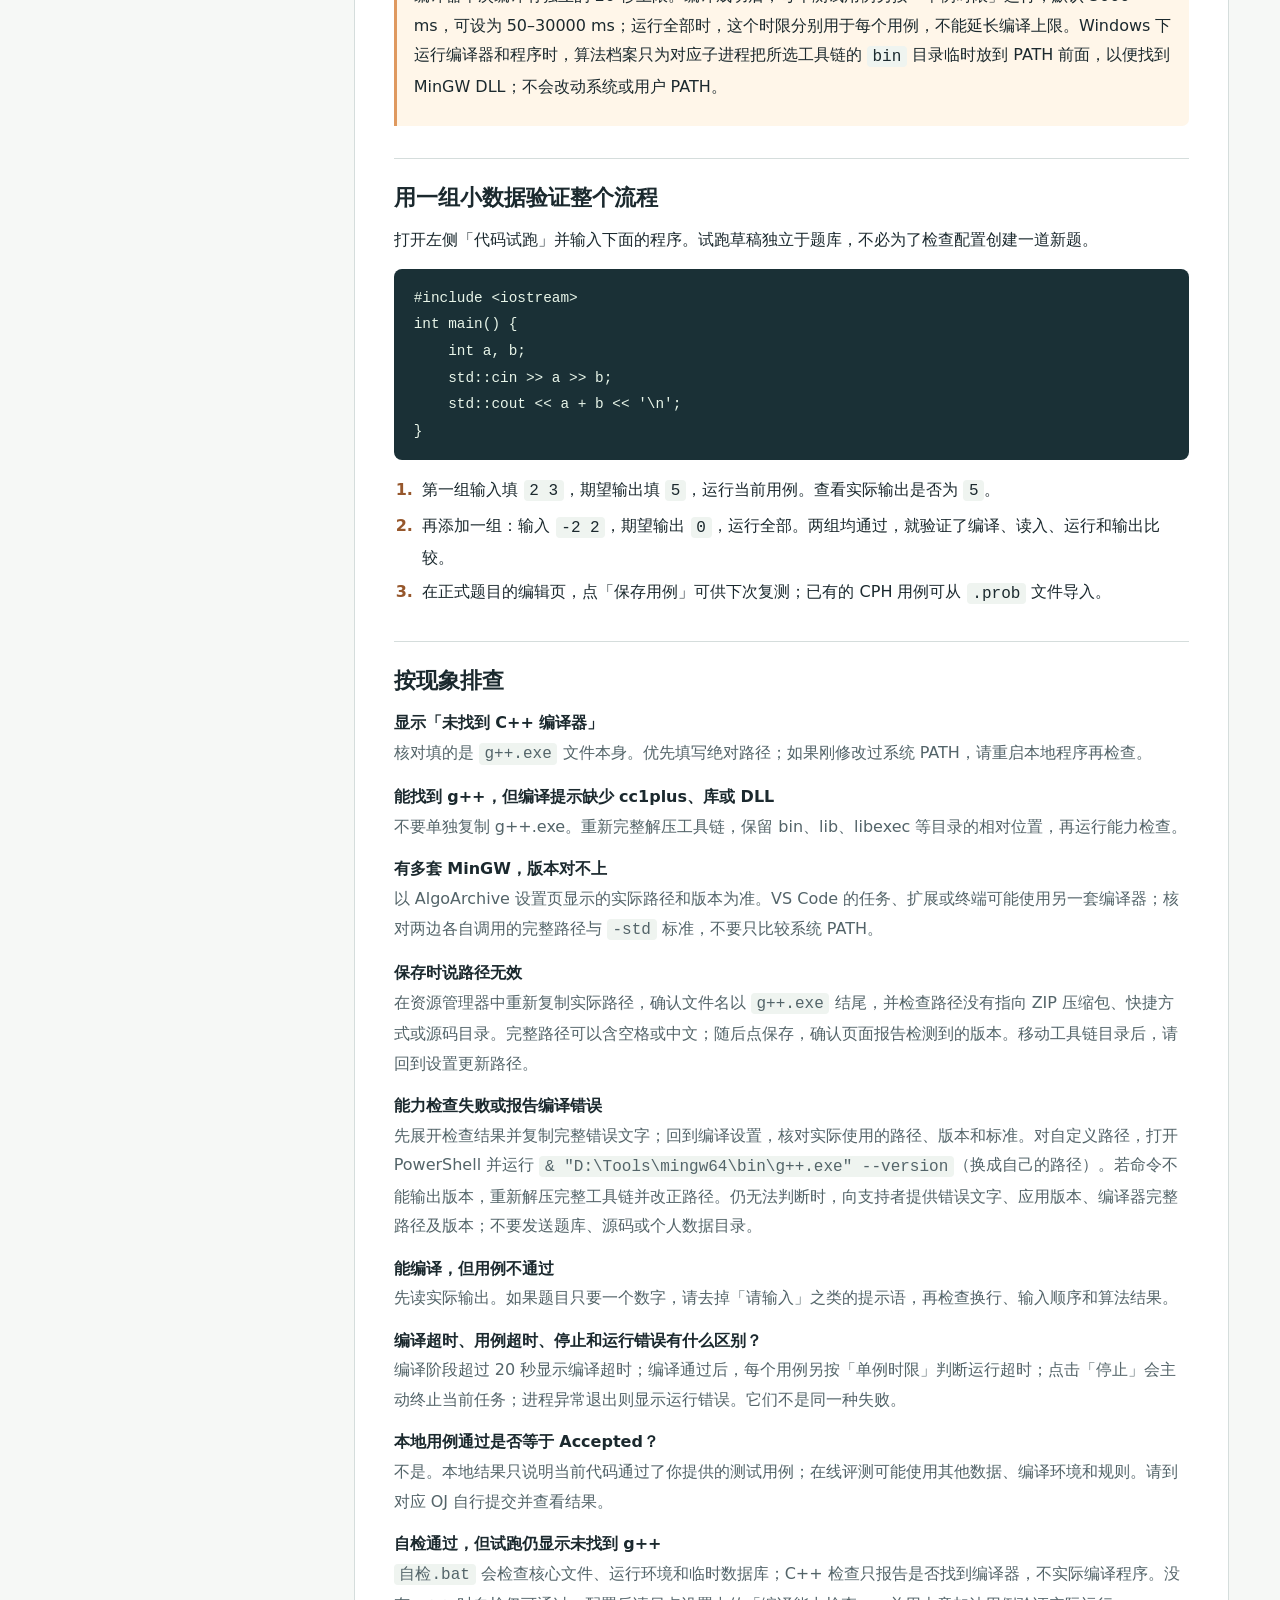
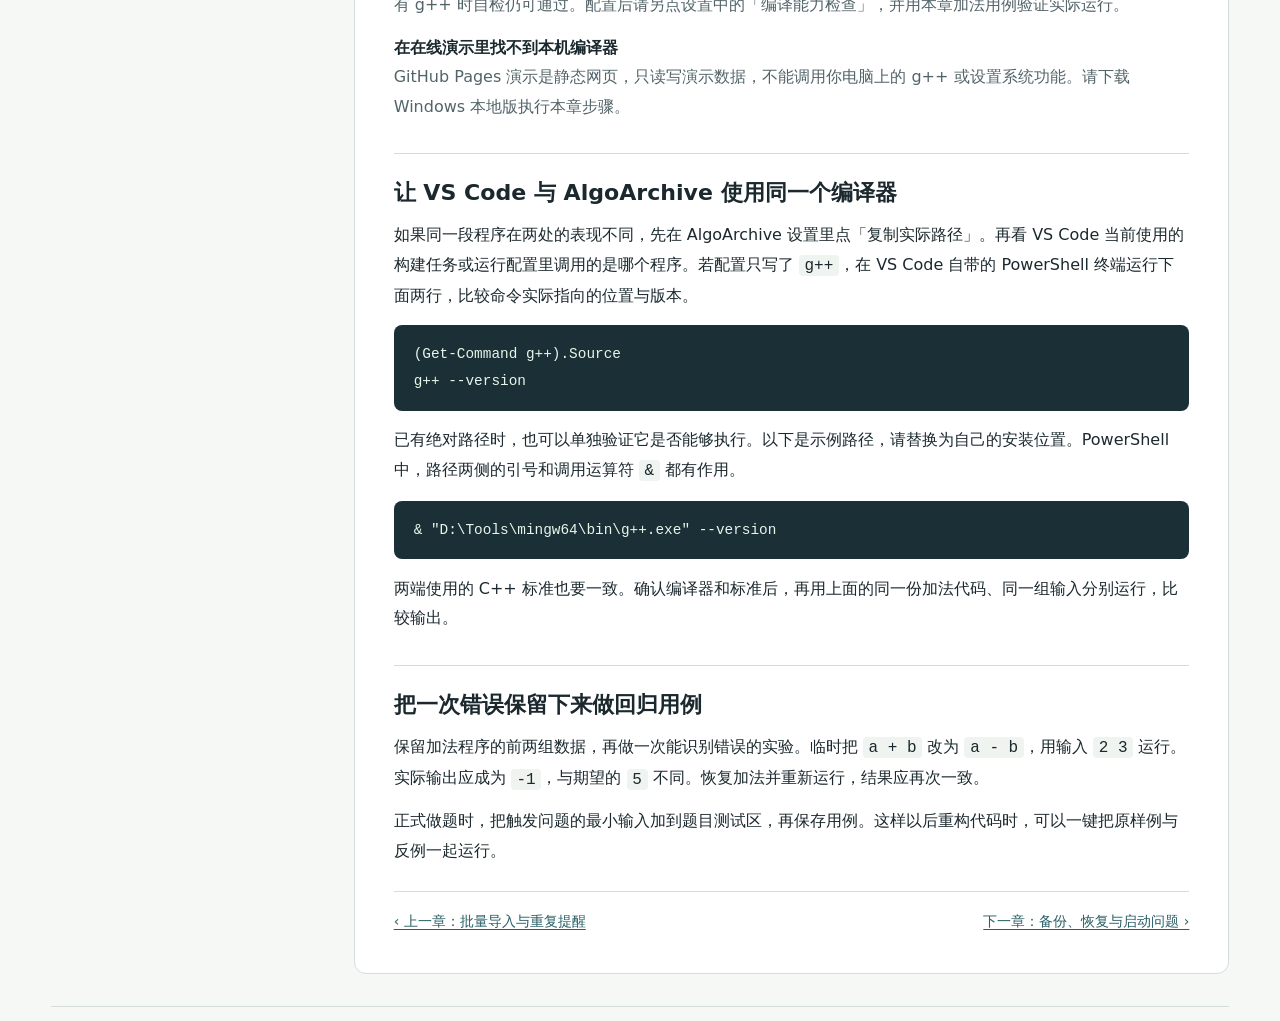
<file: web/guide/test.html>
<!doctype html>
<html lang="zh-CN">
<head><meta charset="utf-8"><meta name="viewport" content="width=device-width, initial-scale=1">
<title>配置编译器与运行用例 · AlgoArchive 使用手册</title><link rel="icon" href="../favicon-32.png"><link rel="stylesheet" href="../manual.css?v=handbook-2.5.0"></head>
<body><a class="skip" href="#main">跳到正文</a><header class="topbar"><div class="shell bar-inner">
  <a class="brand" href="../manual.html"><span class="brand-mark"><svg class="icon" aria-hidden="true" width="20" height="20" viewBox="0 0 24 24" fill="none" stroke="currentColor" stroke-width="1.7" stroke-linejoin="round" stroke-linecap="round"><path d="m5.5 6.5 5 5-5 5M12 17h6"/></svg></span>AlgoArchive</a>
  <nav class="topnav" aria-label="手册导航"><a href="../manual.html" aria-current="page">使用手册</a><a href="../shortcuts.html">快捷方式</a></nav>
  <a class="repo" href="https://github.com/Aqiw-source/AlgoArchive" target="_blank" rel="noopener noreferrer" aria-label="在 GitHub 查看 AlgoArchive 源码">GitHub</a>
</div></header>
<main id="main" class="shell doc"><div class="breadcrumbs"><a href="../manual.html">手册首页</a><span aria-hidden="true">/</span><span>配置编译器与运行用例</span></div>
<section class="doc-hero"><div class="section-sign"><span>第 06 章 / 07 · Windows 本地版</span></div><h1>配置编译器与运行用例</h1><p>从找到 g++.exe，到亲手跑通第一组输入输出。</p></section>
<div class="reading"><div class="toc"><nav class="chapter-index" aria-label="本章导航"><strong>本章导航</strong>
<a href="#topic-1">找到真正用于编译的 g++.exe</a>
<a href="#topic-2">在设置里保存并验证</a>
<a href="#topic-3">用一组小数据验证整个流程</a>
<a href="#topic-4">按现象排查</a>
<a href="#topic-5">让 VS Code 与 AlgoArchive 使用同一个编译器</a>
<a href="#topic-6">把一次错误保留下来做回归用例</a>
</nav></div><article class="article"><h2 id="topic-1">找到真正用于编译的 g++.exe</h2>
<p>已经用 VS Code 写 C++？可让 AlgoArchive 复用同一套 MinGW。打开 PowerShell，运行 <code>where.exe g++</code> 查找 PATH 中的编译器；有多个结果时，用 VS Code 当前构建任务实际调用的那个路径。没有结果只表示 PATH 中没找到，并不代表电脑没有编译器；也可以从 VS Code 的构建任务中查看完整路径。</p>
<p>尚未安装编译器时，下载项目 <a href="https://github.com/Aqiw-source/AlgoArchive/releases/tag/v2.4.0" target="_blank" rel="noopener noreferrer">v2.4.0 Release 页面</a>上的独立 MinGW-w64 工具链压缩包（确认文件名为 <code>MinGW-w64-GCC-8.1.0-Windows-x64-posix-seh-rt_v6-rev0.zip</code>）。这是工具链附件，不是 AlgoArchive 源码包，也不是应用 ZIP 中附带的运行环境。</p>
<ol><li>下载 ZIP 后先核对 SHA-256。PowerShell 示例（如果文件名或下载目录不同，请相应修改路径）：<pre><code>Set-Location "$env:USERPROFILE\Downloads"
(Get-FileHash -Algorithm SHA256 `
  .\MinGW-w64-GCC-8.1.0-Windows-x64-posix-seh-rt_v6-rev0.zip).Hash</code></pre>本附件已核验的摘要是 <code>81a7de2010a66fa1a17b328bc9b8d7534596fe294d078d2cf4b6b706b083af97</code>。忽略大小写比较应相同；摘要不一致时不要继续配置，请重新从 Release 下载。</li>
<li>先提取外层 ZIP，再用支持 7z 的解压工具，将 <code>x86_64-8.1.0-release-posix-seh-rt_v6-rev0.7z</code> 完整解压到固定位置，例如 <code>D:\Tools</code>。另一个 <code>src-*.tar.7z</code> 是源码，运行时不用解压。在二次解压后的目录找到 <code>mingw64\bin\g++.exe</code>；不要填写压缩包或目录，也不要只复制一个 exe。请保留 bin、lib、libexec 等配套目录。</li>
<li>在资源管理器地址栏点击 <code>g++.exe</code> 所在文件夹并复制路径，再在末尾加上 <code>\g++.exe</code>。例如最终路径形如 <code>D:\Tools\mingw64\bin\g++.exe</code>。实际提取目录可能不同，以你的机器为准。</li></ol>
<h2 id="topic-2">在设置里保存并验证</h2>
<ol><li>在 Windows 本地版点左下角「设置」，再点「编译与运行」。也可使用这里的 <a data-settings-link href="../index.html#settings/compiler">前往编译器设置</a>。<span class="settings-link-fallback" hidden tabindex="-1">若此页面通过 file:// 单独打开，请在完整程序目录运行 <code>.\start.bat</code> 启动本地版，再用服务地址打开手册并使用设置链接。</span></li>
<li>把完整的 <code>…\mingw64\bin\g++.exe</code> 文件路径粘贴到「g++ 可执行文件路径」。如需使用 PATH 中已安装的 g++，将输入框留空。初次配置建议先保留默认的 <code>gnu++14</code>。</li>
<li>点「保存编译器设置」。页面应显示实际路径和 g++ 版本；再点「编译能力检查」，等待 <code>__int128</code>、<code>multiset</code> 和 <code>unordered_map</code> 的真实编译运行检查完成。看到检查通过后，编译器配置和常用标准已就绪。</li></ol>
<aside><b>查找顺序、标准与时限</b><p>编译器查找顺序是：设置中填写的 g++ 路径优先；路径留空时，才从系统 PATH 查找 g++。如果填写了不存在的路径，程序会报告不可用，不会静默改用 PATH 里的另一套编译器。可选标准是 <code>gnu++11</code>、<code>gnu++14</code>、<code>gnu++17</code>、<code>gnu++20</code>、<code>c++17</code> 和 <code>c++20</code>；实际能否编译取决于所选 g++ 版本，默认是 <code>gnu++14</code>。</p><p>编译器单次编译有独立的 20 秒上限。编译成功后，每个测试用例另按「单例时限」运行，默认 3000 ms，可设为 50–30000 ms；运行全部时，这个时限分别用于每个用例，不能延长编译上限。Windows 下运行编译器和程序时，算法档案只为对应子进程把所选工具链的 <code>bin</code> 目录临时放到 PATH 前面，以便找到 MinGW DLL；不会改动系统或用户 PATH。</p></aside>
<h2 id="topic-3">用一组小数据验证整个流程</h2>
<p>打开左侧「代码试跑」并输入下面的程序。试跑草稿独立于题库，不必为了检查配置创建一道新题。</p>
<pre><code>#include &lt;iostream&gt;
int main() {
    int a, b;
    std::cin &gt;&gt; a &gt;&gt; b;
    std::cout &lt;&lt; a + b &lt;&lt; '\n';
}</code></pre>
<ol><li>第一组输入填 <code>2 3</code>，期望输出填 <code>5</code>，运行当前用例。查看实际输出是否为 <code>5</code>。</li>
<li>再添加一组：输入 <code>-2 2</code>，期望输出 <code>0</code>，运行全部。两组均通过，就验证了编译、读入、运行和输出比较。</li>
<li>在正式题目的编辑页，点「保存用例」可供下次复测；已有的 CPH 用例可从 <code>.prob</code> 文件导入。</li></ol>
<h2 id="topic-4">按现象排查</h2>
<dl><dt>显示「未找到 C++ 编译器」</dt><dd>核对填的是 <code>g++.exe</code> 文件本身。优先填写绝对路径；如果刚修改过系统 PATH，请重启本地程序再检查。</dd>
<dt>能找到 g++，但编译提示缺少 cc1plus、库或 DLL</dt><dd>不要单独复制 g++.exe。重新完整解压工具链，保留 bin、lib、libexec 等目录的相对位置，再运行能力检查。</dd>
<dt>有多套 MinGW，版本对不上</dt><dd>以 AlgoArchive 设置页显示的实际路径和版本为准。VS Code 的任务、扩展或终端可能使用另一套编译器；核对两边各自调用的完整路径与 <code>-std</code> 标准，不要只比较系统 PATH。</dd>
<dt>保存时说路径无效</dt><dd>在资源管理器中重新复制实际路径，确认文件名以 <code>g++.exe</code> 结尾，并检查路径没有指向 ZIP 压缩包、快捷方式或源码目录。完整路径可以含空格或中文；随后点保存，确认页面报告检测到的版本。移动工具链目录后，请回到设置更新路径。</dd>
<dt>能力检查失败或报告编译错误</dt><dd>先展开检查结果并复制完整错误文字；回到编译设置，核对实际使用的路径、版本和标准。对自定义路径，打开 PowerShell 并运行 <code>&amp; "D:\Tools\mingw64\bin\g++.exe" --version</code>（换成自己的路径）。若命令不能输出版本，重新解压完整工具链并改正路径。仍无法判断时，向支持者提供错误文字、应用版本、编译器完整路径及版本；不要发送题库、源码或个人数据目录。</dd>
<dt>能编译，但用例不通过</dt><dd>先读实际输出。如果题目只要一个数字，请去掉「请输入」之类的提示语，再检查换行、输入顺序和算法结果。</dd>
<dt>编译超时、用例超时、停止和运行错误有什么区别？</dt><dd>编译阶段超过 20 秒显示编译超时；编译通过后，每个用例另按「单例时限」判断运行超时；点击「停止」会主动终止当前任务；进程异常退出则显示运行错误。它们不是同一种失败。</dd>
<dt>本地用例通过是否等于 Accepted？</dt><dd>不是。本地结果只说明当前代码通过了你提供的测试用例；在线评测可能使用其他数据、编译环境和规则。请到对应 OJ 自行提交并查看结果。</dd>
<dt>自检通过，但试跑仍显示未找到 g++</dt><dd><code>自检.bat</code> 会检查核心文件、运行环境和临时数据库；C++ 检查只报告是否找到编译器，不实际编译程序。没有 g++ 时自检仍可通过。配置后请另点设置中的「编译能力检查」，并用本章加法用例验证实际运行。</dd><dt>在在线演示里找不到本机编译器</dt><dd>GitHub Pages 演示是静态网页，只读写演示数据，不能调用你电脑上的 g++ 或设置系统功能。请下载 Windows 本地版执行本章步骤。</dd></dl>

<h2 id="topic-5">让 VS Code 与 AlgoArchive 使用同一个编译器</h2>
<p>如果同一段程序在两处的表现不同，先在 AlgoArchive 设置里点「复制实际路径」。再看 VS Code 当前使用的构建任务或运行配置里调用的是哪个程序。若配置只写了 <code>g++</code>，在 VS Code 自带的 PowerShell 终端运行下面两行，比较命令实际指向的位置与版本。</p><pre><code>(Get-Command g++).Source
g++ --version</code></pre><p>已有绝对路径时，也可以单独验证它是否能够执行。以下是示例路径，请替换为自己的安装位置。PowerShell 中，路径两侧的引号和调用运算符 <code>&amp;</code> 都有作用。</p><pre><code>&amp; "D:\Tools\mingw64\bin\g++.exe" --version</code></pre><p>两端使用的 C++ 标准也要一致。确认编译器和标准后，再用上面的同一份加法代码、同一组输入分别运行，比较输出。</p>

<h2 id="topic-6">把一次错误保留下来做回归用例</h2>
<p>保留加法程序的前两组数据，再做一次能识别错误的实验。临时把 <code>a + b</code> 改为 <code>a - b</code>，用输入 <code>2 3</code> 运行。实际输出应成为 <code>-1</code>，与期望的 <code>5</code> 不同。恢复加法并重新运行，结果应再次一致。</p><p>正式做题时，把触发问题的最小输入加到题目测试区，再保存用例。这样以后重构代码时，可以一键把原样例与反例一起运行。</p>
<nav class="pager" aria-label="章节导航"><a rel="prev" href="import.html">‹ 上一章：批量导入与重复提醒</a><a rel="next" href="backup.html">下一章：备份、恢复与启动问题 ›</a></nav></article></div></main><footer class="shell footer"><span><b>AlgoArchive</b> / 使用手册</span><a href="https://aqiw-source.github.io/AlgoArchive/" target="_blank" rel="noopener noreferrer">在线演示</a><a href="https://github.com/Aqiw-source/AlgoArchive/releases/latest" target="_blank" rel="noopener noreferrer">下载本地版</a></footer><script src="../manual.js?v=handbook-2.5.0" defer></script></body></html>
</file>
<file: web/manual.css>
:root {
  color-scheme: light;
  --ink: #1b292e;
  --muted: #536469;
  --rule: #d5dddc;
  --paper: #f6f8f6;
  --navy: #182d34;
  --accent: #ffae64;
  font: 16px/1.65 "Inter", "PingFang SC", "Microsoft YaHei", system-ui, sans-serif;
  color: var(--ink);
  background: var(--paper);
}
* { box-sizing: border-box; }
body { margin: 0; }
a { color: inherit; text-underline-offset: .23em; }
a:hover { color: #a4471f; }
a:focus-visible, input:focus-visible { outline: 3px solid #29848a; outline-offset: 4px; }
h1,h2,h3,p,dl,dd { margin: 0; }
h1,h2,h3 { line-height: 1.35; }
.icon { flex: none; display: block; }
.shell { width: min(1240px, calc(100% - 8vw)); margin-inline: auto; }
.sr-only,.skip:not(:focus) { position: absolute; width: 1px; height: 1px; overflow: hidden; clip-path: inset(50%); }
.skip:focus { position: fixed; top: 8px; left: 8px; z-index: 10; background: white; padding: 8px 16px; }
[hidden] { display: none !important; }
.topbar { background: #fff; border-bottom: 1px solid var(--rule); }
.bar-inner { display: flex; align-items: center; min-height: 72px; gap: 40px; }
.brand,.repo,.topnav a,.button { display: inline-flex; align-items: center; text-decoration: none; }
.brand { gap: 10px; font-size: 1.2rem; font-weight: 760; letter-spacing: -.045em; }
.brand-mark { display: grid; place-items: center; width: 33px; height: 33px; border-radius: 8px; color: #1b3036; background: var(--accent); box-shadow: inset 0 0 0 1px #d78b49; }
.brand-mark svg { width: 27px; height: 27px; stroke-width: 2.25; }
.topnav { display: flex; align-self: stretch; gap: 28px; }
.topnav a { position: relative; font-weight: 580; font-size: .9rem; color: var(--muted); }
.topnav a[aria-current] { color: var(--ink); font-weight: 700; }
.topnav a[aria-current]::after { content: ""; position: absolute; bottom: 0; left: 0; right: 0; height: 3px; background: #dd8d48; }
.repo { margin-left: auto; gap: 8px; font-size: .92rem; font-weight: 640; }
.home { padding-block: 30px 0; }
.masthead,.doc-hero { background-color: var(--navy); color: white; border-radius: 16px; }
.masthead { display: grid; grid-template-columns: 1.04fr 1fr; min-height: 300px; position: relative; isolation: isolate; overflow: hidden; border: 1px solid #11272c; }
.masthead::before { content: ""; z-index: -1; position: absolute; inset: 0; background-image: linear-gradient(90deg,#182d34 10%,transparent 80%),linear-gradient(0deg,transparent 97%,#8caea01c 98%),linear-gradient(90deg,transparent 97%,#8caea01c 98%),radial-gradient(ellipse at 85% 75%,#35545066,transparent 65%); background-size: auto,26px 26px,26px 26px,auto; }
.hero-copy { align-self: center; padding: 37px 0 38px clamp(24px,4vw,60px); }
.version,.section-sign { display: flex; align-items: center; gap: 12px; color: #ffbf87; font: 600 .9rem/1.5 ui-monospace,Consolas,monospace; letter-spacing: .025em; }
.version::before { content: ""; width: 24px; height: 2px; background: #f8ad6a; }
.version span+span { padding-left: 12px; border-left: 1px solid #96a7a372; color: #d6e2de; font-size: .84rem; }
.hero-copy h1 { margin: 9px 0 8px; font-size: clamp(3.05rem,4.6vw,4.2rem); letter-spacing: -.045em; font-weight: 800; }
.hero-desc { color: #daE4e2; max-width: 30rem; font-size: 1rem; line-height: 1.8; }
.actions { display: flex; flex-wrap: wrap; gap: 10px; margin-top: 25px; }
.button { justify-content: center; gap: 9px; border: 1px solid transparent; padding: 8px 18px; min-height: 42px; border-radius: 7px; font-size: .92rem; font-weight: 680; }
.button .icon { width: 17px; height: 17px; }
.primary { color: #29241f; background: var(--accent); }
.primary:hover { color: #212522; background: #ffc48e; }
.secondary { border-color: #718084; color: #f2f4f1; background: #1b3137; }
.secondary:hover { color: #fff; background: #324a50; }
.art { position: relative; display: flex; align-items: center; justify-content: center; padding: 9px 8% 9px 0; min-width: 0; }
.art img { display: block; width: 100%; height: 276px; object-fit: contain; image-rendering: auto; }
.home-grid { display: grid; grid-template-columns: minmax(0, 2.45fr) minmax(260px,1fr); gap: 30px; margin-top: 34px; align-items: start; }
.section-head { display: flex; justify-content: space-between; gap: 14px; align-items: center; flex-wrap: wrap; margin-bottom: 17px; }
.section-head h2 { display: flex; align-items: center; gap: 10px; font-size: 1.55rem; font-weight: 760; letter-spacing: -.035em; }
.count { color: #64736e; font: 500 .85rem/1.2 ui-monospace,Consolas,monospace; padding: 3px 7px; background: #e6ece8; border-radius: 5px; }
.search { display: flex; align-items: center; gap: 7px; background: white; border: 1px solid var(--rule); border-radius: 7px; padding: 5px 10px; color: #60706f; }
.search .icon { width: 16px; height: 16px; }
.search:focus-within { outline: 2px solid #49878a; }
.search input { color: var(--ink); font: inherit; font-size: .88rem; border: 0; background: transparent; width: 102px; outline: none; }
.cards { display: grid; grid-template-columns: repeat(2,minmax(0,1fr)); gap: 12px; }
.chapter-card { display: block; background: #fff; border: 1px solid var(--rule); border-radius: 12px; padding: 19px 21px 20px; text-decoration: none; transition: border-color .15s ease, box-shadow .15s ease; }
.chapter-card:hover { border-color: #c89161; color: var(--ink); box-shadow: 0 4px 12px #213b3d0a; }
.card-meta { display: flex; align-items: center; gap: 9px; margin-bottom: 12px; }
.tile,.launch-icon { width: 34px; height: 34px; display: inline-grid; place-items: center; border-radius: 8px; }
.tint-1,.tint-5 { color: #a25222; background: #ffead6; }
.tint-2,.tint-7 { color: #346d64; background: #e2f0e9; }
.tint-3 { color: #526b94; background: #e6edf7; }
.tint-4 { color: #71568a; background: #f0e9f7; }
.tint-6 { color: #336885; background: #e1eff4; }
.chapter-no { font: 500 .8rem/1.5 ui-monospace,"Microsoft YaHei",monospace; color: #65736f; }
.mode { margin-left: auto; background: #f4f6f4; color: #596764; border: 1px solid #e3e8e3; padding: 1px 7px; border-radius: 5px; font-size: .75rem; white-space: nowrap; }
.chapter-card h3 { font-size: 1.1rem; letter-spacing: -.025em; color: #213036; }
.chapter-card p,.launch-panel p { font-size: .92rem; line-height: 1.68; color: var(--muted); margin-top: 7px; }
.empty { padding: 2rem; border: 1px dashed var(--rule); border-radius: 10px; }
.rail { display: grid; gap: 15px; }
.quick-panel,.launch-panel { border-radius: 12px; padding: 22px; border: 1px solid var(--rule); background: white; }
.rail h2 { font-size: 1.17rem; display: flex; align-items: center; gap: 9px; }
.quick-panel h2 .icon { color: #976035; }
.quick-list { margin: 15px 0 12px; }
.quick-list div { display: flex; justify-content: space-between; align-items: center; gap: 5px; padding: 9px 0; border-bottom: 1px dashed #dce1dc; }
.quick-list div:last-child { border-bottom: 0; }
.quick-list dt { font-size: .89rem; }
.chord { display: inline-flex; align-items: center; gap: 4px; white-space: nowrap; }
kbd { display: inline-block; color: #344440; background: #f6f8f6; border: 1px solid #cbd3cd; border-bottom-width: 2px; border-radius: 5px; padding: 2px 7px; font: 550 .82rem/1.35 ui-monospace,Consolas,monospace; }
.plus { color: #64736e; font: .78rem/1 monospace; }
.panel-link,.text-link { font-weight: 650; font-size: .89rem; color: #85451c; }
.panel-link { display: block; text-align: center; padding: 8px; border: 1px solid #ddd2c5; text-decoration: none; border-radius: 6px; background: #fffaf4; }
.panel-link:hover { background: #fff1e1; }
.launch-panel { background: #edf3ee; border-color: #d7e1d9; }
.launch-icon { width: 30px; height: 30px; color: #3a6259; background: #dbe8dd; margin-bottom: 10px; }
.launch-panel .text-link { display: inline-block; margin-top: 12px; color: #365c4e; }
.edition-note { display: flex; flex-wrap: wrap; gap: 6px 14px; margin-top: 24px; font-size: .88rem; color: var(--muted); }
.footer { display: flex; align-items: center; gap: 22px; flex-wrap: wrap; font-size: .84rem; color: var(--muted); border-top: 1px solid var(--rule); margin-top: 32px; padding: 20px 0 30px; }
.footer span { margin-right: auto; }
.footer a { text-decoration: none; }
.breadcrumbs { display: flex; gap: 10px; align-items: center; color: var(--muted); font-size: .9rem; margin: 20px 0 14px; }
.breadcrumbs a { text-decoration: none; }
.doc-hero { padding: 28px clamp(22px,4vw,50px); background-image: linear-gradient(105deg,#182d34 40%,#25443f); }
.doc-hero h1 { font-size: clamp(1.9rem,4vw,2.9rem); margin: 10px 0 8px; }
.doc-hero p { color: #d6e1df; }
.reading { display: grid; grid-template-columns: minmax(190px, .8fr) minmax(0,2.6fr); align-items: start; gap: 34px; padding: 26px 0 0; }
.toc { position: sticky; top: 18px; }
.chapter-index { display: grid; gap: 5px; background: #fff; border: 1px solid var(--rule); padding: 16px; border-radius: 10px; }
.chapter-index strong { margin: 0 8px 4px; }
.chapter-index a { color: var(--muted); text-decoration: none; padding: 4px 8px; font-size: .89rem; }
.chapter-index a:hover { background: #f7efdf; color: #794722; border-radius: 4px; }
.article { background: #fff; border: 1px solid var(--rule); border-radius: 12px; padding: clamp(18px,3vw,40px); line-height: 1.85; min-width: 0; overflow-wrap: anywhere; }
.article h2 { font-size: 1.38rem; margin: 2rem 0 .75rem; border-top: 1px solid var(--rule); padding-top: 1.5rem; scroll-margin-top: 20px; }
.article > h2:first-child,.article section:first-child h2 { padding-top: 0; border: 0; margin-top: 0; }
.article h2:target { color: #905024; }
.article h3 { margin: 1.2rem 0 .5rem; font-size: 1.1rem; }
.article p,.article ol,.article figure,.article dl { margin: .7rem 0; }
.article ol { padding-left: 1.55em; }
.article li { padding-left: .25em; }
.article li::marker { font-weight: 700; color: #96572c; }
.article li+li { margin-top: .3rem; }
.article aside,.related { padding: 13px 17px; border-left: 3px solid #df995f; background: #fff6e9; border-radius: 0 7px 7px 0; }
.article aside b { margin-right: .4em; }
.article dt { font-weight: 700; margin-top: .8rem; }
.article dd { color: var(--muted); }
.article figure img { width: 100%; height: auto; border: 1px solid var(--rule); border-radius: 8px; }
figcaption { color: var(--muted); font-size: .85rem; }
code { font-family: ui-monospace,Consolas,monospace; }
.article :not(pre)>code { background: #eff4f0; border-radius: 4px; padding: .1em .36em; }
.article pre { padding: 16px 20px; border-radius: 8px; background: #1a3036; color: #e8f5e9; overflow: auto; font-size: .9rem; }
.article a { color: #285e65; }
.pager { display: flex; justify-content: space-between; flex-wrap: wrap; gap: 12px; border-top: 1px solid var(--rule); margin-top: 26px; padding-top: 16px; font-size: .88rem; }
.key-list>div { display: grid; grid-template-columns: 1fr auto; gap: 3px 15px; padding: 13px 0; border-bottom: 1px solid #e1e7e2; }
.key-list>div:last-child { border-bottom: 0; }
.key-list dt { margin: 0; }
.key-detail { grid-column: 1/-1; }
.key-list .binding { align-self: center; white-space: nowrap; }
.settings-link-fallback { display: block; margin-top: 8px; padding: 10px 12px; border-left: 3px solid #df995f; border-radius: 0 6px 6px 0; color: var(--muted); background: #fff6e9; font-size: .88rem; }
.settings-link-fallback:focus { outline: 2px solid #29848a; outline-offset: 2px; }
@media (min-width: 1500px) { .home { padding-top: 38px; } .masthead { min-height: 322px; } .art img { height: 295px; } }
@media (max-width: 980px) { .home-grid { grid-template-columns: minmax(0,1fr) 245px; gap: 18px; } .chapter-card { padding: 16px; } .reading { gap: 18px; } .quick-panel,.launch-panel { padding: 18px; } }
@media (max-width: 780px) { .home-grid { grid-template-columns: 1fr; } .rail { grid-template-columns: 1fr 1fr; } .masthead { grid-template-columns: 1.2fr 1fr; } .art { padding-right: 4%; } .reading { grid-template-columns: 1fr; } .toc { position: static; } .chapter-index { grid-template-columns: 1fr 1fr; } .chapter-index strong { grid-column: 1/-1; } }
@media (max-width: 600px) {
  .shell { width: calc(100% - 32px); }
  .bar-inner { min-height: 60px; gap: 16px; }
  .brand { gap: 6px; font-size: 1.02rem; }
  .brand-mark { width: 28px; height: 28px; }
  .topnav { gap: 13px; }
  .topnav a { font-size: .85rem; }
  .repo span { display: none; }
  .home { padding-top: 16px; }
  .masthead { grid-template-columns: 1fr; }
  .hero-copy { padding: 22px 22px 0; }
  .hero-copy h1 { font-size: 2.8rem; }
  .hero-desc { font-size: .94rem; }
  .actions { margin-top: 16px; }
  .art { padding: 0 14px 10px; }
  .art img { height: 150px; }
  .home-grid { margin-top: 22px; }
  .section-head { gap: 8px; margin-bottom: 12px; }
  .section-head h2 { font-size: 1.32rem; }
  .cards,.rail { grid-template-columns: 1fr; }
  .chapter-card { padding: 16px 18px; }
  .card-meta { margin-bottom: 9px; }
  .chapter-index { grid-template-columns: 1fr; }
  .chapter-index a { padding: 2px 8px; }
  .article { padding: 18px; }
  .footer { gap: 8px 14px; }
  .key-list>div { grid-template-columns: 1fr; }
  .key-detail { grid-column: 1; }
}
@media (max-width: 360px) {
  .bar-inner { gap: 10px; }
  .topnav { gap: 8px; }
  .brand { font-size: .95rem; }
  .search input { width: 80px; }
}
@media (prefers-reduced-motion: reduce) { *,*::before,*::after { transition: none !important; } }
@media print {
  :root, .article { background: white; color: black; }
  .topbar,.actions,.art,.toc,.search,.pager,.footer,.breadcrumbs { display: none; }
  .shell { width: 100%; }
  .reading,.home-grid { display: block; }
  .masthead,.doc-hero { display: block; padding: 0; background: white; color: black; min-height: 0; border: none; }
  .hero-copy { padding: 0; }
  .version,.version span+span,.section-sign,.doc-hero p,.hero-desc { color: #333; }
  .chapter-card,.article { box-shadow: none; border: 0; }
  .article { padding: 0; }
  .cards { display: block; }
  pre,.key-list>div,.chapter-card { break-inside: avoid; }
}
</file>
